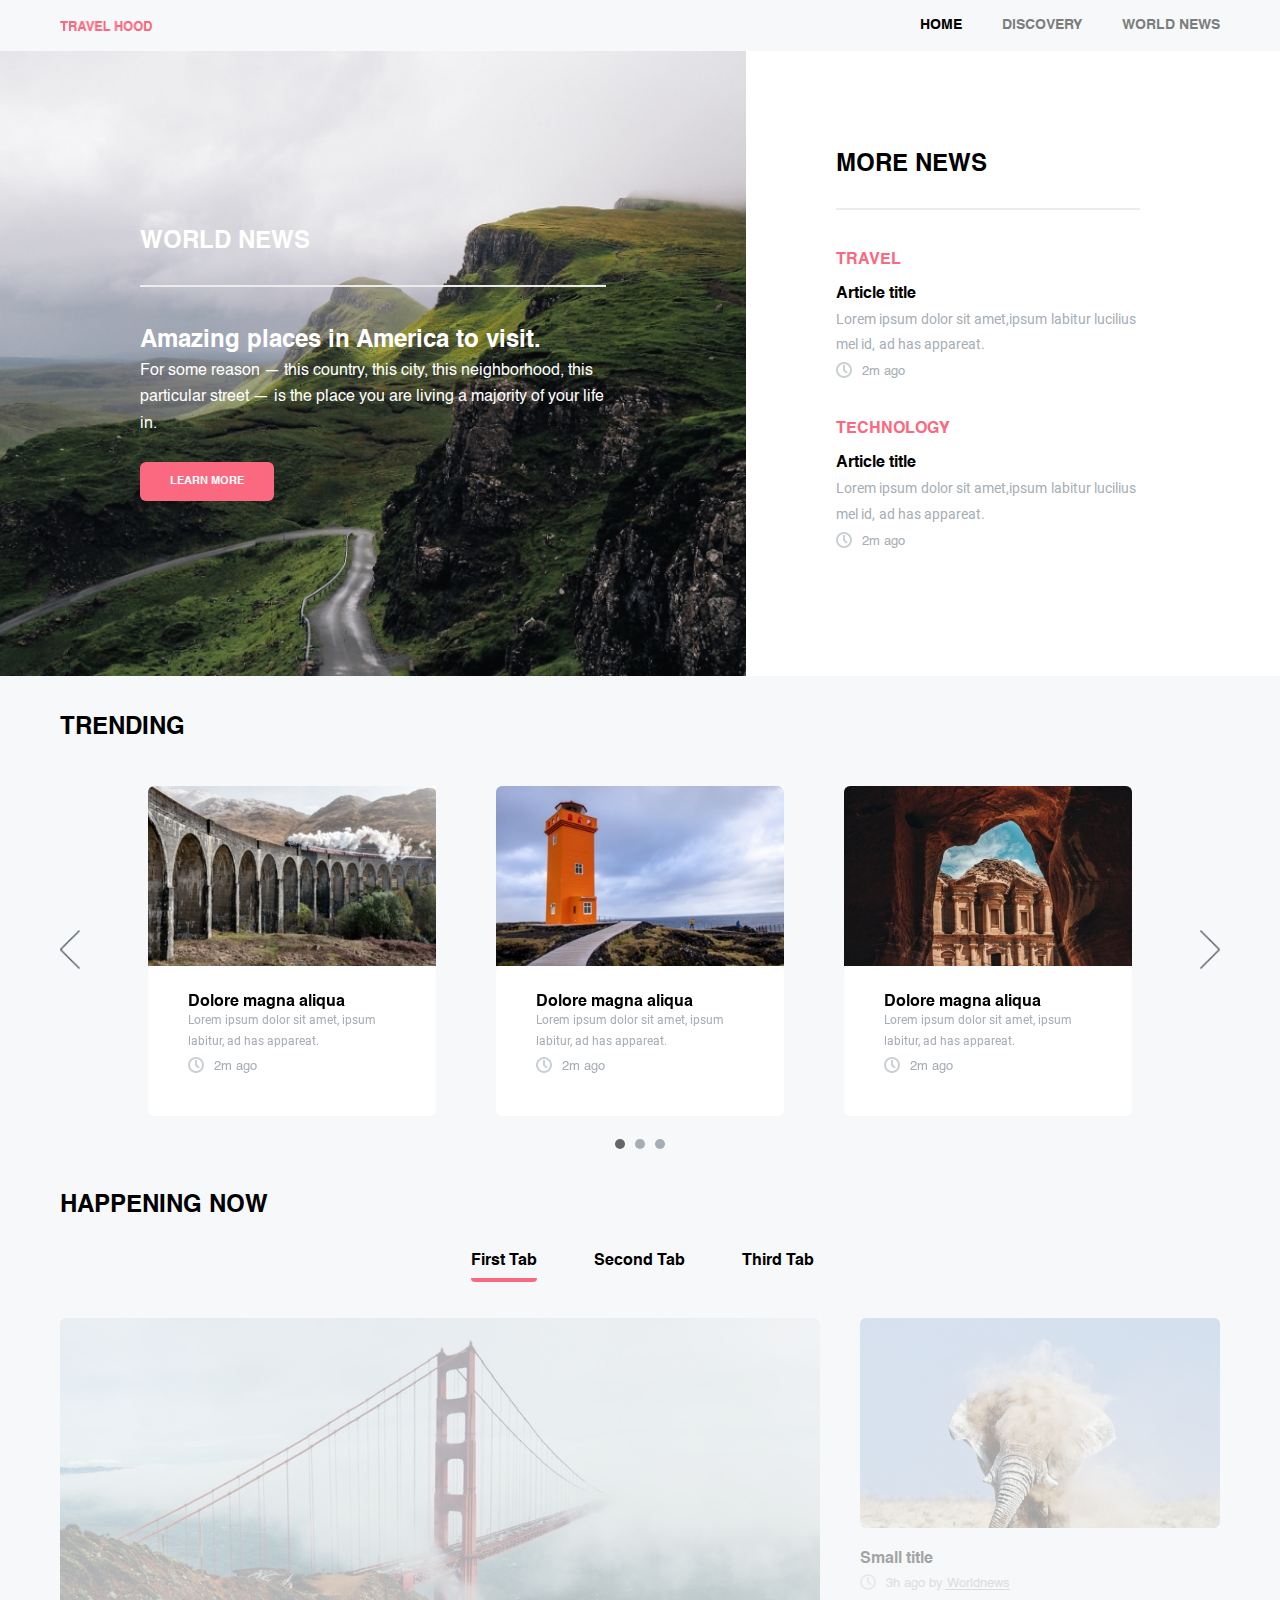
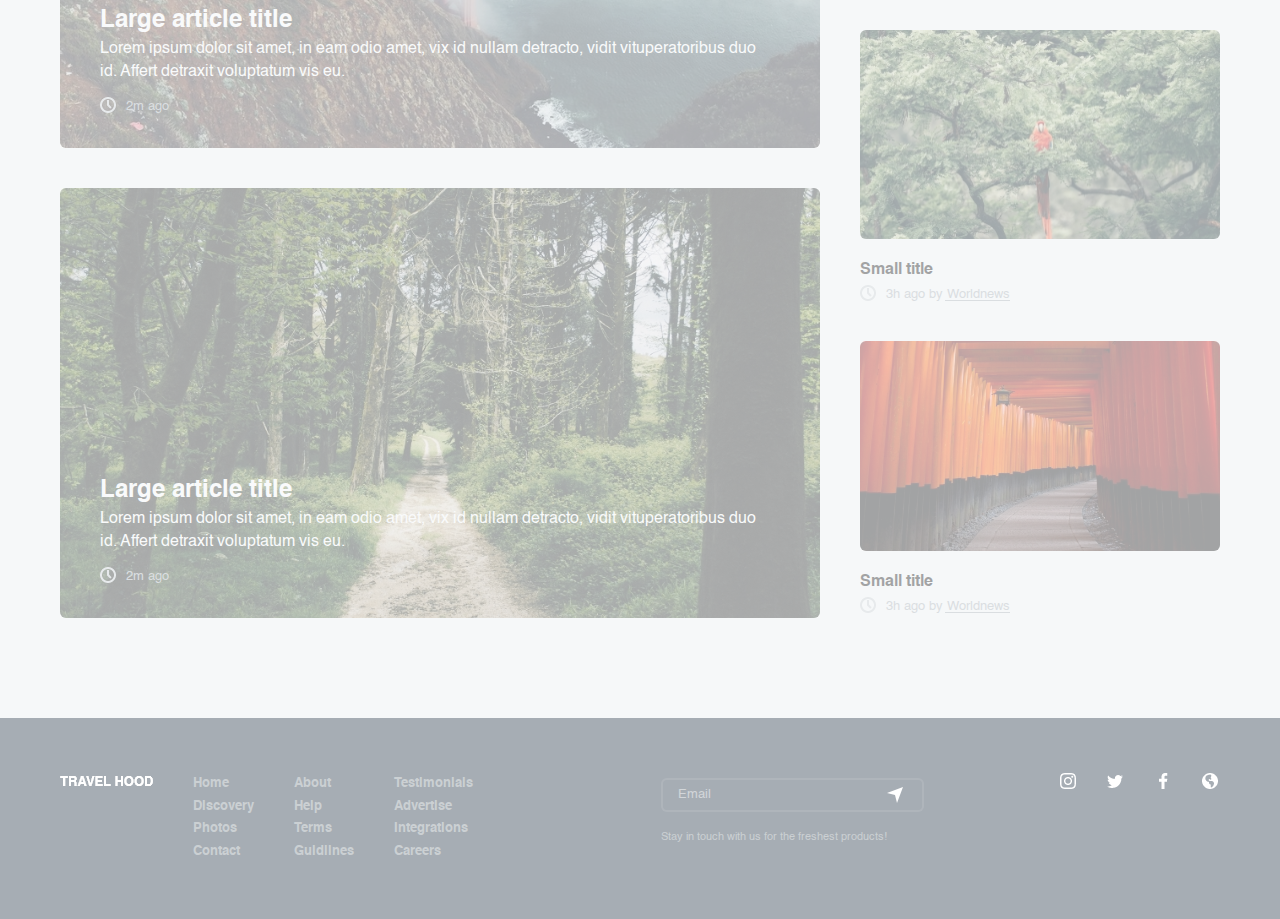
<file: index.html>
<!DOCTYPE html>
<html lang="en">

<head>
  <meta charset="UTF-8">
  <meta http-equiv="X-UA-Compatible" content="IE=edge">
  <meta name="viewport" content="width=device-width, initial-scale=1.0">
  <title>Travel Hood</title>
  <link rel="stylesheet" href="css/reset.css">
  <link rel="stylesheet" href="css/slick.css">
  <link rel="stylesheet" href="css/common.css">
  <link rel="stylesheet" href="css/style.css">
</head>

<body>
  <header class="header">
    <div class="l-inner clearfix">
      <h1 class="header-logo"><a href="index.html"><img src="img/common/img_header_logo.png" alt="Travel Hood"></a></h1>
      <div class="menu-toggle">
        <span></span>
        <span></span>
        <span></span>
      </div>
      <nav class="nav-blk">
        <ul>
          <li><a href="index.html" class="active">HOME</a></li>
          <li><a href="discovery.html">DISCOVERY</a></li>
          <li><a href="news.html">WORLD NEWS</a></li>
        </ul>
      </nav>
    </div>
  </header><!--/.header-->

  <section class="t-main-sec clearfix">
    <div class="t-left-blk">
      <div class="world-news">
        <h2 class="main-title">WORLD NEWS</h2>
        <h3>Amazing places in America to visit.</h3>
        <p class="main-p">For some reason — this country, this city, this neighborhood, this particular street —  is the place you are living a majority of your life in.</p>
        <a class="common-btn" href="#">LEARN MORE</a>
      </div>
    </div>
    <div class="t-right-blk">
      <div class="more-news">
        <h2 class="main-title">MORE NEWS</h2>
        <div>
          <strong>TRAVEL</strong>
          <h3>Article title</h3>
          <p class="article-p">Lorem ipsum dolor sit amet,ipsum labitur lucilius mel id, ad has appareat.</p>
          <p class="common-time">2m ago</p>
        </div>
        <div class="second-div">
          <strong>TECHNOLOGY</strong>
          <h3>Article title</h3>
          <p class="article-p">Lorem ipsum dolor sit amet,ipsum labitur lucilius mel id, ad has appareat.</p>
          <span class="common-time">2m ago</span>
        </div>
      </div>
    </div>
  </section><!--/.t-main-sec-->

  <section class="trending-sec">
    <div class="l-inner">
      <h2 class="common-title">TRENDING</h2>
      <ul class="trend-slider">
        <li class="image-list">
          <img class="pc" src="img/top/img_slider_01_pc.jpg" alt="Dolore magna aliqua">
          <img class="sp" src="img/top/img_slider_01_sp.jpg" alt="Dolore magna aliqua">
          <div class="dolore-txt-blk">
            <h3>Dolore magna aliqua</h3>
            <p>Lorem ipsum dolor sit amet, ipsum labitur, ad has appareat.</p>
            <span class="common-time">2m ago</span>
          </div>
        </li>
        <li class="image-list">
          <img class="pc" src="img/top/img_slider_02_pc.jpg" alt="Dolore magna aliqua">
          <img class="sp" src="img/top/img_slider_02_sp.jpg" alt="Dolore magna aliqua">
          <div class="dolore-txt-blk">
            <h3>Dolore magna aliqua</h3>
            <p>Lorem ipsum dolor sit amet, ipsum labitur, ad has appareat.</p>
            <span class="common-time">2m ago</span>
          </div>
        </li>
        <li class="image-list">
          <img class="pc" src="img/top/img_slider_03_pc.jpg" alt="Dolore magna aliqua">
          <img class="sp" src="img/top/img_slider_03_sp.jpg" alt="Dolore magna aliqua">
          <div class="dolore-txt-blk">
            <h3>Dolore magna aliqua</h3>
            <p>Lorem ipsum dolor sit amet, ipsum labitur, ad has appareat.</p>
            <span class="common-time">2m ago</span>
          </div>
        </li>
        <li class="image-list">
          <img class="pc" src="img/top/img_slider_01_pc.jpg" alt="Dolore magna aliqua">
          <img class="sp" src="img/top/img_slider_01_sp.jpg" alt="Dolore magna aliqua">
          <div class="dolore-txt-blk">
            <h3>Dolore magna aliqua</h3>
            <p>Lorem ipsum dolor sit amet, ipsum labitur, ad has appareat.</p>
            <span class="common-time">2m ago</span>
          </div>
        </li>
        <li class="image-list">
          <img class="pc" src="img/top/img_slider_02_pc.jpg" alt="Dolore magna aliqua">
          <img class="sp" src="img/top/img_slider_02_sp.jpg" alt="Dolore magna aliqua">
          <div class="dolore-txt-blk">
            <h3>Dolore magna aliqua</h3>
            <p>Lorem ipsum dolor sit amet, ipsum labitur, ad has appareat.</p>
            <span class="common-time">2m ago</span>
          </div>
        </li>
        <li class="image-list">
          <img class="pc" src="img/top/img_slider_03_pc.jpg" alt="Dolore magna aliqua">
          <img class="sp" src="img/top/img_slider_03_sp.jpg" alt="Dolore magna aliqua">
          <div class="dolore-txt-blk">
            <h3>Dolore magna aliqua</h3>
            <p>Lorem ipsum dolor sit amet, ipsum labitur, ad has appareat.</p>
            <span class="common-time">2m ago</span>
          </div>
        </li>
        <li class="image-list">
          <img class="pc" src="img/top/img_slider_01_pc.jpg" alt="Dolore magna aliqua">
          <img class="sp" src="img/top/img_slider_01_sp.jpg" alt="Dolore magna aliqua">
          <div class="dolore-txt-blk">
            <h3>Dolore magna aliqua</h3>
            <p>Lorem ipsum dolor sit amet, ipsum labitur, ad has appareat.</p>
            <span class="common-time">2m ago</span>
          </div>
        </li>
        <li class="image-list">
          <img class="pc" src="img/top/img_slider_02_pc.jpg" alt="Dolore magna aliqua">
          <img class="sp" src="img/top/img_slider_02_sp.jpg" alt="Dolore magna aliqua">
          <div class="dolore-txt-blk">
            <h3>Dolore magna aliqua</h3>
            <p>Lorem ipsum dolor sit amet, ipsum labitur, ad has appareat.</p>
            <span class="common-time">2m ago</span>
          </div>
        </li>
        <li class="image-list">
          <img class="pc" src="img/top/img_slider_03_pc.jpg" alt="Dolore magna aliqua">
          <img class="sp" src="img/top/img_slider_03_sp.jpg" alt="Dolore magna aliqua">
          <div class="dolore-txt-blk">
            <h3>Dolore magna aliqua</h3>
            <p>Lorem ipsum dolor sit amet, ipsum labitur, ad has appareat.</p>
            <span class="common-time">2m ago</span>
          </div>
        </li>
      </ul>
    </div>
  </section><!--/.trending-sec -->

  <section class="t-tab-section">
    <div class="l-inner">
      <h2 class="common-title">HAPPENING NOW</h2>
      <ul class="tabs-list clearfix">
        <li><a href="#first-tab" class="active">First Tab</a></li>
        <li><a href="#second-tab">Second Tab</a></li>
        <li><a href="#third-tab">Third Tab</a></li>
      </ul>
      <div class="tab-container">
        <div class="tab-pannel clearfix" id="first-tab">
          <article class="tab-left-blk">
            <div class="tab-left-img">
              <img class="pc" src="img/top/img_tab1_01_pc.jpg" alt="Large article title">
              <img class="sp" src="img/top/img_tab1_01_sp.jpg" alt="Large article title">
              <div class="tab-left-text">
                <h3>Large article title</h3>
                <p>Lorem ipsum dolor sit amet, in eam odio amet, vix id nullam <br class="sp"> detracto, vidit vituperatoribus duo id. Affert detraxit voluptatum vis eu.</p>
                <span class="common-time">2m ago</span>
              </div>
            </div>
            <div class="tab-left-img">
              <img class="pc" src="img/top/img_tab1_02_pc.jpg" alt="Large article title">
              <img class="sp" src="img/top/img_tab1_02_sp.jpg" alt="Large article title">
              <div class="tab-left-text">
                <h3>Large article title</h3>
                <p>Lorem ipsum dolor sit amet, in eam odio amet, vix id nullam <br class="sp"> detracto, vidit vituperatoribus duo id. Affert detraxit voluptatum vis eu.</p>
                <span class="common-time">2m ago</span>
              </div>
            </div>
          </article>
          <article class="tab-right-blk">
            <div class="tab-rblk-list">
              <img class="pc" src="img/top/img_tab1_03_pc.jpg" alt="Small title">
              <img class="sp" src="img/top/img_tab1_03_sp.jpg" alt="Small title">
              <div>
                <h4>Small title</h4>
                <span class="common-time">3h ago by Worldnews</span>
              </div>
            </div>
            <div class="tab-rblk-list">
              <img class="pc" src="img/top/img_tab1_04_pc.jpg" alt="Small title">
              <img class="sp" src="img/top/img_tab1_04_sp.jpg" alt="Small title">
              <div>
                <h4>Small title</h4>
                <span class="common-time">3h ago by Worldnews</span>
              </div>
            </div>
            <div class="tab-rblk-list">
              <img class="pc" src="img/top/img_tab1_05_pc.jpg" alt="Small title">
              <img class="sp" src="img/top/img_tab1_05_sp.jpg" alt="Small title">
              <div>
                <h4>Small title</h4>
                <span class="common-time">3h ago by Worldnews</span>
              </div>
            </div>
          </article>
        </div>

        <div class="tab-pannel clearfix" id="second-tab">
          <article class="tab-left-blk">
            <div class="tab-left-img">
              <img class="pc" src="img/top/img_tab2_01_pc.jpg" alt="Large article title">
              <img class="sp" src="img/top/img_tab2_01_sp.jpg" alt="Large article title">
              <div class="tab-left-text">
                <h3>Large article title</h3>
                <p>Lorem ipsum dolor sit amet, in eam odio amet, vix id nullam detracto, vidit vituperatoribus duo id. Affert detraxit voluptatum vis eu.</p>
                <span class="common-time">2m ago</span>
              </div>
            </div>
            <div class="tab-left-img">
              <img class="pc" src="img/top/img_tab2_02_pc.jpg" alt="Large article title">
              <img class="sp" src="img/top/img_tab2_02_sp.jpg" alt="Large article title">
              <div class="tab-left-text">
                <h3>Large article title</h3>
                <p>Lorem ipsum dolor sit amet, in eam odio amet, vix id nullam detracto, vidit vituperatoribus duo id. Affert detraxit voluptatum vis eu.</p>
                <span class="common-time">2m ago</span>
              </div>
            </div>
          </article>
          <article class="tab-right-blk">
            <div class="tab-rblk-list">
              <img class="pc" src="img/top/img_tab2_03_pc.jpg" alt="Small title">
              <img class="sp" src="img/top/img_tab2_03_sp.jpg" alt="Small title">
              <div>
                <h4>Small title</h4>
                <span class="common-time">3h ago by Worldnews</span>
              </div>
            </div>
            <div class="tab-rblk-list">
              <img class="pc" src="img/top/img_tab2_04_pc.jpg" alt="Small title">
              <img class="sp" src="img/top/img_tab2_04_sp.jpg" alt="Small title">
              <div>
                <h4>Small title</h4>
                <span class="common-time">3h ago by Worldnews</span>
              </div>
            </div>
            <div class="tab-rblk-list">
              <img class="pc" src="img/top/img_tab2_05_pc.jpg" alt="Small title">
              <img class="sp" src="img/top/img_tab2_05_sp.jpg" alt="Small title">
              <div>
                <h4>Small title</h4>
                <span class="common-time">3h ago by Worldnews</span>
              </div>
            </div>
          </article>
        </div>

        <div class="tab-pannel clearfix" id="third-tab">
          <article class="tab-left-blk">
            <div class="tab-left-img">
              <img class="pc" src="img/top/img_tab3_01_pc.jpg" alt="Large article title">
              <img class="sp" src="img/top/img_tab3_01_sp.jpg" alt="Large article title">
              <div class="tab-left-text">
                <h3>Large article title</h3>
                <p>Lorem ipsum dolor sit amet, in eam odio amet, vix id nullam detracto, vidit vituperatoribus duo id. Affert detraxit voluptatum vis eu.</p>
                <span class="common-time">2m ago</span>
              </div>
            </div>
            <div class="tab-left-img">
              <img class="pc" src="img/top/img_tab3_02_pc.jpg" alt="Large article title">
              <img class="sp" src="img/top/img_tab3_02_sp.jpg" alt="Large article title">
              <div class="tab-left-text">
                <h3>Large article title</h3>
                <p>Lorem ipsum dolor sit amet, in eam odio amet, vix id nullam detracto, vidit vituperatoribus duo id. Affert detraxit voluptatum vis eu.</p>
                <span class="common-time">2m ago</span>
              </div>
            </div>
          </article>
          <article class="tab-right-blk">
            <div class="tab-rblk-list">
              <img class="pc" src="img/top/img_tab3_03_pc.jpg" alt="Small title">
              <img class="sp" src="img/top/img_tab3_03_sp.jpg" alt="Small title">
              <div>
                <h4>Small title</h4>
                <span class="common-time">3h ago by Worldnews</span>
              </div>
            </div>
            <div class="tab-rblk-list">
              <img class="pc" src="img/top/img_tab3_04_pc.jpg" alt="Small title">
              <img class="sp" src="img/top/img_tab3_04_sp.jpg" alt="Small title">
              <div>
                <h4>Small title</h4>
                <span class="common-time">3h ago by Worldnews</span>
              </div>
            </div>
            <div class="tab-rblk-list">
              <img class="pc" src="img/top/img_tab3_05_pc.jpg" alt="Small title">
              <img class="sp" src="img/top/img_tab3_05_sp.jpg" alt="Small title">
              <div>
                <h4>Small title</h4>
                <span class="common-time">3h ago by Worldnews</span>
              </div>
            </div>
          </article>
        </div>
      </div>
    </div>
  </section><!--/.t-tab-slider-->
  <footer class="footer">
    <div class="l-inner clearfix">
      <div class="footer-logo">
        <h5><a href="index.html"><img src="img/common/img_footer_logo.png" alt="TRAVEL HOOD"></a></h5>
      </div>
      <div class="footer-nav">
        <div class="clearfix">
          <ul class="footer-txt-list">
            <li><a href="index.html">Home</a></li>
            <li><a href="discovery.html">Discovery</a></li>
            <li><a href="#">Photos</a></li>
            <li><a href="#">Contact</a></li>
          </ul>
          <ul class="footer-txt-list">
            <li><a href="#">About</a></li>
            <li><a href="#">Help</a></li>
            <li> <a href="#">Terms</a></li>
            <li> <a href="#">Guidlines</a></li>
          </ul>
          <ul class="footer-txt-list">
            <li><a href="#">Testimonials</a></li>
            <li><a href="#">Advertise</a></li>
            <li><a href="#">Integrations</a></li>
            <li><a href="#">Careers</a></li>
          </ul>
        </div>
      </div>
      <div class="footer-input">
        <form class="form">
          <input type="email" placeholder="Email">
        </form>
        <p>Stay in touch with us for the freshest products!</p>
      </div>
      <div class="footer-social">
        <ul class="clearfix">
          <li><a href="#"><img src="img/common/img_instagram.png" alt="Instagram"></a></li>
          <li><a href="#"> <img src="img/common/img_twitter.png" alt="twitter"></a></li>
          <li><a href="#"> <img src="img/common/img_facebook.png" alt="Facebook"></a></li>
          <li><a href="#"> <img src="img/common/img_web_img.png" alt="Web"></a></li>
        </ul>
      </div>
    </div>
  </footer><!--/.footer-->
  <script src="js/library/jquery-3.6.3.min.js"></script>
  <script src="js/library/slick.min.js"></script>
  <script src="js/common.js"></script>
  <script src="js/slick.js"></script>
  <script src="js/tab.js"></script>
</body>

</html>
</file>
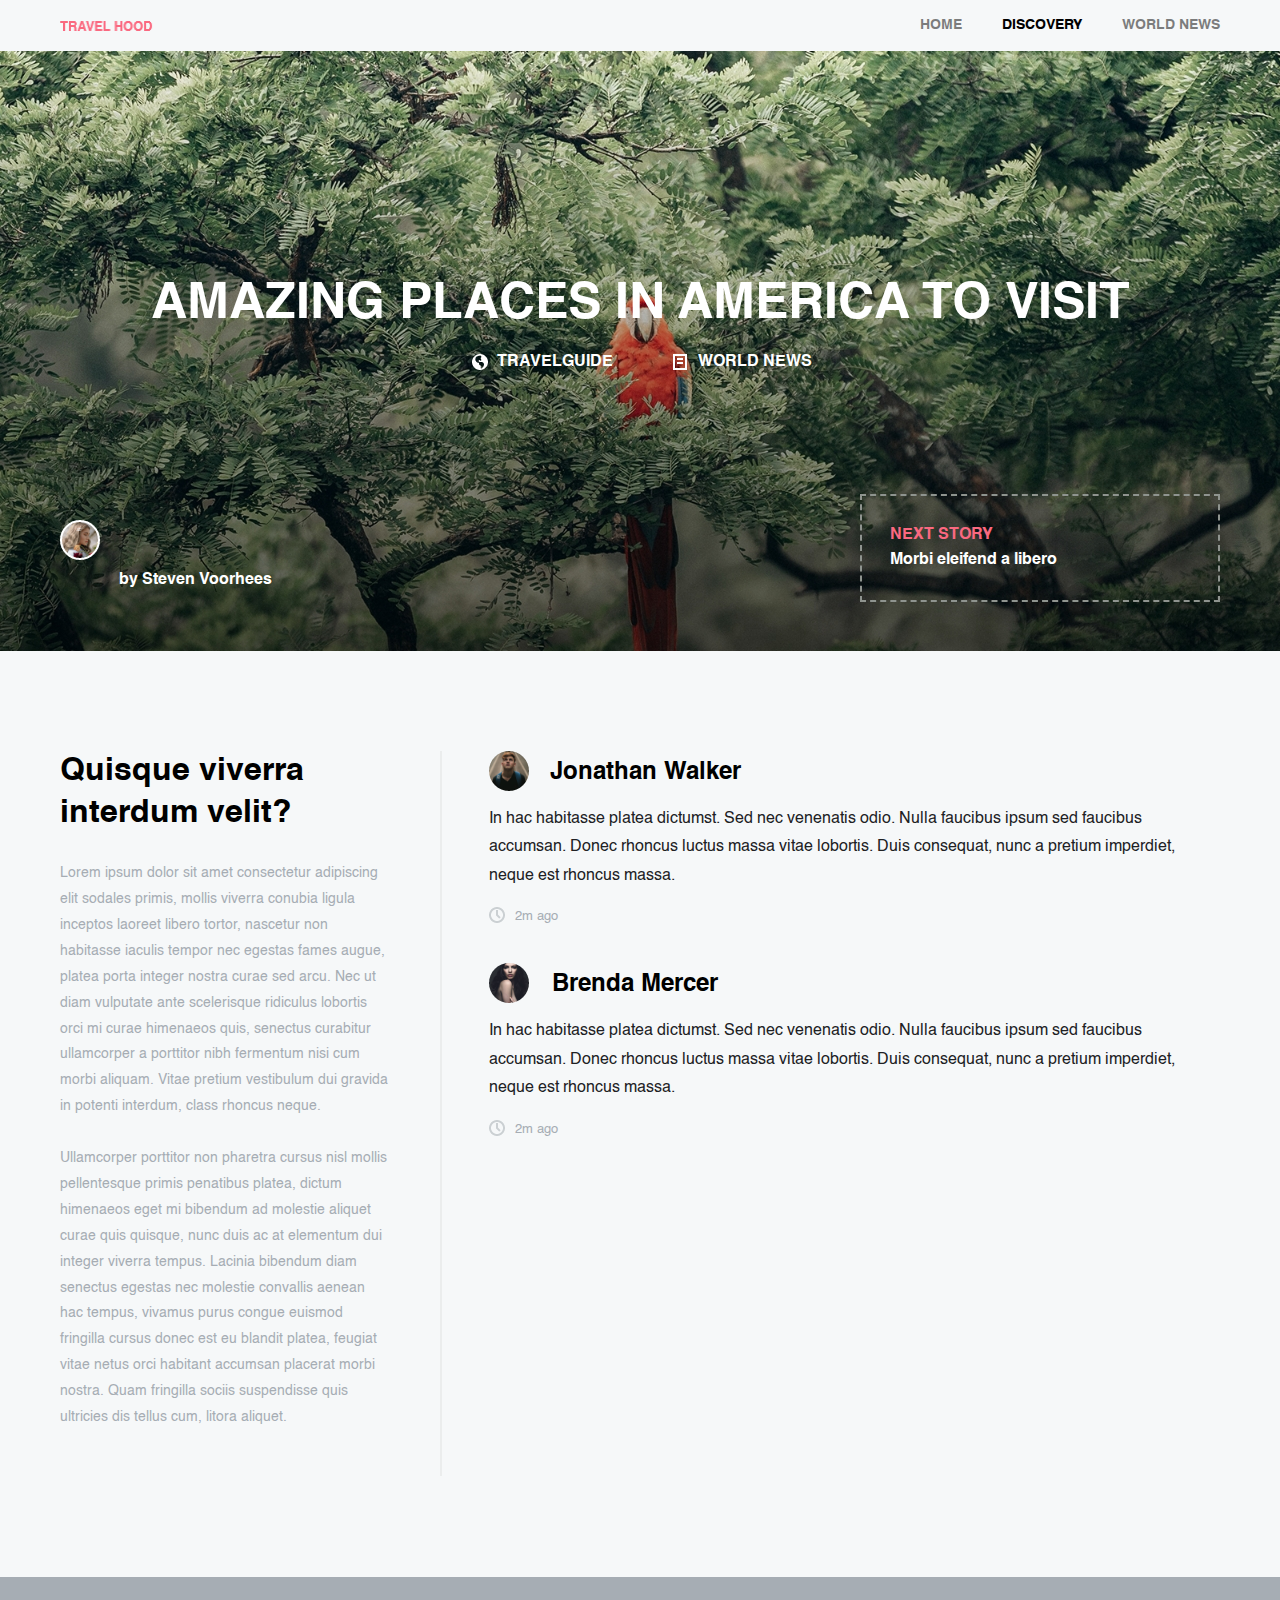
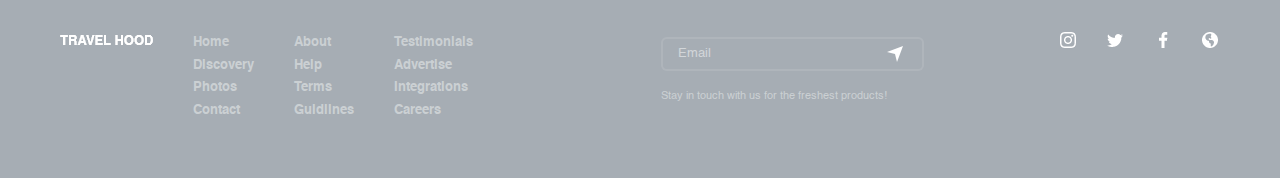
<file: discovery.html>
<!DOCTYPE html>
<html lang="en">

<head>
  <meta charset="UTF-8">
  <meta http-equiv="X-UA-Compatible" content="IE=edge">
  <meta name="viewport" content="width=device-width, initial-scale=1.0">
  <title>Travel Hood</title>
  <link rel="stylesheet" href="css/reset.css">
  <link rel="stylesheet" href="css/common.css">
  <link rel="stylesheet" href="css/style.css">
</head>

<body>
  <header class="header">
    <div class="l-inner clearfix">
      <h1 class="header-logo"><a href="index.html"><img src="img/common/img_header_logo.png" alt="Travel Hood"></a></h1>
      <div class="menu-toggle">
        <span></span>
        <span></span>
        <span></span>
      </div>
      <nav class="nav-blk">
        <ul>
          <li><a href="index.html">HOME</a></li>
          <li><a href="discovery.html" class="active">DISCOVERY</a></li>
          <li><a href="news.html">WORLD NEWS</a></li>
        </ul>
      </nav>
    </div>
  </header><!--/.header-->

  <section class="d-main-sec">
    <div class="d-main l-inner">
      <h2>AMAZING PLACES IN AMERICA TO VISIT</h2>
      <ul class="clearfix">
        <li><a class="web-text" href="#">TRAVELGUIDE</a></li>
        <li><a class="news-text" href="news.html">WORLD NEWS</a></li>
      </ul>
      <div class="steven-blk clearfix">
        <img class="user-img-blk pc" src="img/discovery/img_steven_pc.png" alt="by Steven Voorhees">
        <img class="user-img-blk sp" src="img/discovery/img_steven_sp.png" alt="by Steven Voorhees">
        <p class="user-txt-blk">by Steven Voorhees</p>
      </div>
      <div class="next-story-blk">
        <h3>NEXT STORY</h3>
        <p>Morbi eleifend a libero</p>
      </div>
    </div>
  </section>

  <section class="d-content-section">
    <div class="l-inner clearfix">
      <div class="d-left-blk">
        <h2 class="common-title">Quisque viverra interdum velit?</h2>
        <p>Lorem ipsum dolor sit amet consectetur adipiscing elit sodales primis, mollis viverra conubia ligula inceptos laoreet libero tortor, nascetur non habitasse iaculis tempor nec egestas fames augue, platea porta integer nostra curae sed arcu. Nec ut diam vulputate ante scelerisque ridiculus lobortis orci mi curae himenaeos quis, senectus curabitur ullamcorper a porttitor nibh fermentum nisi cum morbi aliquam. Vitae pretium vestibulum dui gravida in potenti interdum, class rhoncus neque.</p>
        <p>Ullamcorper porttitor non pharetra cursus nisl mollis pellentesque primis penatibus platea, dictum himenaeos eget mi bibendum ad molestie aliquet curae quis quisque, nunc duis ac at elementum dui integer viverra tempus. Lacinia bibendum diam senectus egestas nec molestie convallis aenean hac tempus, vivamus purus congue euismod fringilla cursus donec est eu blandit platea, feugiat vitae netus orci habitant accumsan placerat morbi nostra. Quam fringilla sociis suspendisse quis ultricies dis tellus cum, litora aliquet.</p>
      </div>
      <div class="d-right-blk">
        <article>
          <h3 class="jonathan-blk clearfix">
            <img class="user-img-blk pc" src="img/discovery/img_jonathan_pc.png" alt="Jonathan Walker">
            <img class="user-img-blk sp" src="img/discovery/img_jonathan_sp.png" alt="Jonathan Walker">
            <span class="user-txt-blk">Jonathan Walker</span>
          </h3>
          <p class="p-text">In hac habitasse platea dictumst. Sed nec venenatis odio. Nulla faucibus ipsum sed faucibus accumsan. Donec rhoncus luctus massa vitae lobortis. Duis consequat, nunc a pretium imperdiet, neque est rhoncus massa.</p>
          <span class="common-time">2m ago</span>
        </article>
        <article>
          <h3 class="brenda-blk clearfix">
            <img class="user-img-blk pc" src="img/discovery/img_brenda_pc.png" alt="Brenda Mercer">
            <img class="user-img-blk sp" src="img/discovery/img_brenda_sp.png" alt="Brenda Mercer">
            <span class="user-txt-blk">Brenda Mercer</span>
          </h3>
          <p class="p-text">In hac habitasse platea dictumst. Sed nec venenatis odio. Nulla faucibus ipsum sed faucibus accumsan. Donec rhoncus luctus massa vitae lobortis. Duis consequat, nunc a pretium imperdiet, neque est rhoncus massa.</p>
          <span class="common-time">2m ago</span>
        </article>
        <iframe src="https://www.youtube.com/embed/BQ9n5Y_LzQ8" title="YouTube video player"></iframe>
      </div>
    </div>
  </section>

  <footer class="footer">
    <div class="l-inner clearfix">
      <div class="footer-logo">
        <h5><a href="index.html"><img src="img/common/img_footer_logo.png" alt="TRAVEL HOOD"></a></h5>
      </div>
      <div class="footer-nav">
        <div class="clearfix">
          <ul class="footer-txt-list">
            <li><a href="index.html">Home</a></li>
            <li><a href="discovery.html">Discovery</a></li>
            <li><a href="#">Photos</a></li>
            <li><a href="#">Contact</a></li>
          </ul>
          <ul class="footer-txt-list">
            <li><a href="#">About</a></li>
            <li><a href="#">Help</a></li>
            <li> <a href="#">Terms</a></li>
            <li> <a href="#">Guidlines</a></li>
          </ul>
          <ul class="footer-txt-list">
            <li><a href="#">Testimonials</a></li>
            <li><a href="#">Advertise</a></li>
            <li><a href="#">Integrations</a></li>
            <li><a href="#">Careers</a></li>
          </ul>
        </div>
      </div>
      <div class="footer-input">
        <form class="form">
          <input type="email" placeholder="Email">
        </form>
        <p>Stay in touch with us for the freshest products!</p>
      </div>
      <div class="footer-social">
        <ul class="clearfix">
          <li><a href="#"><img src="img/common/img_instagram.png" alt="Instagram"></a></li>
          <li><a href="#"> <img src="img/common/img_twitter.png" alt="twitter"></a></li>
          <li><a href="#"> <img src="img/common/img_facebook.png" alt="Facebook"></a></li>
          <li><a href="#"> <img src="img/common/img_web_img.png" alt="Web"></a></li>
        </ul>
      </div>
    </div>
  </footer><!--/.footer-->
  <script src="js/library/jquery-3.6.3.min.js"></script>
  <script src="js/common.js"></script>
</body>

</html>
</file>
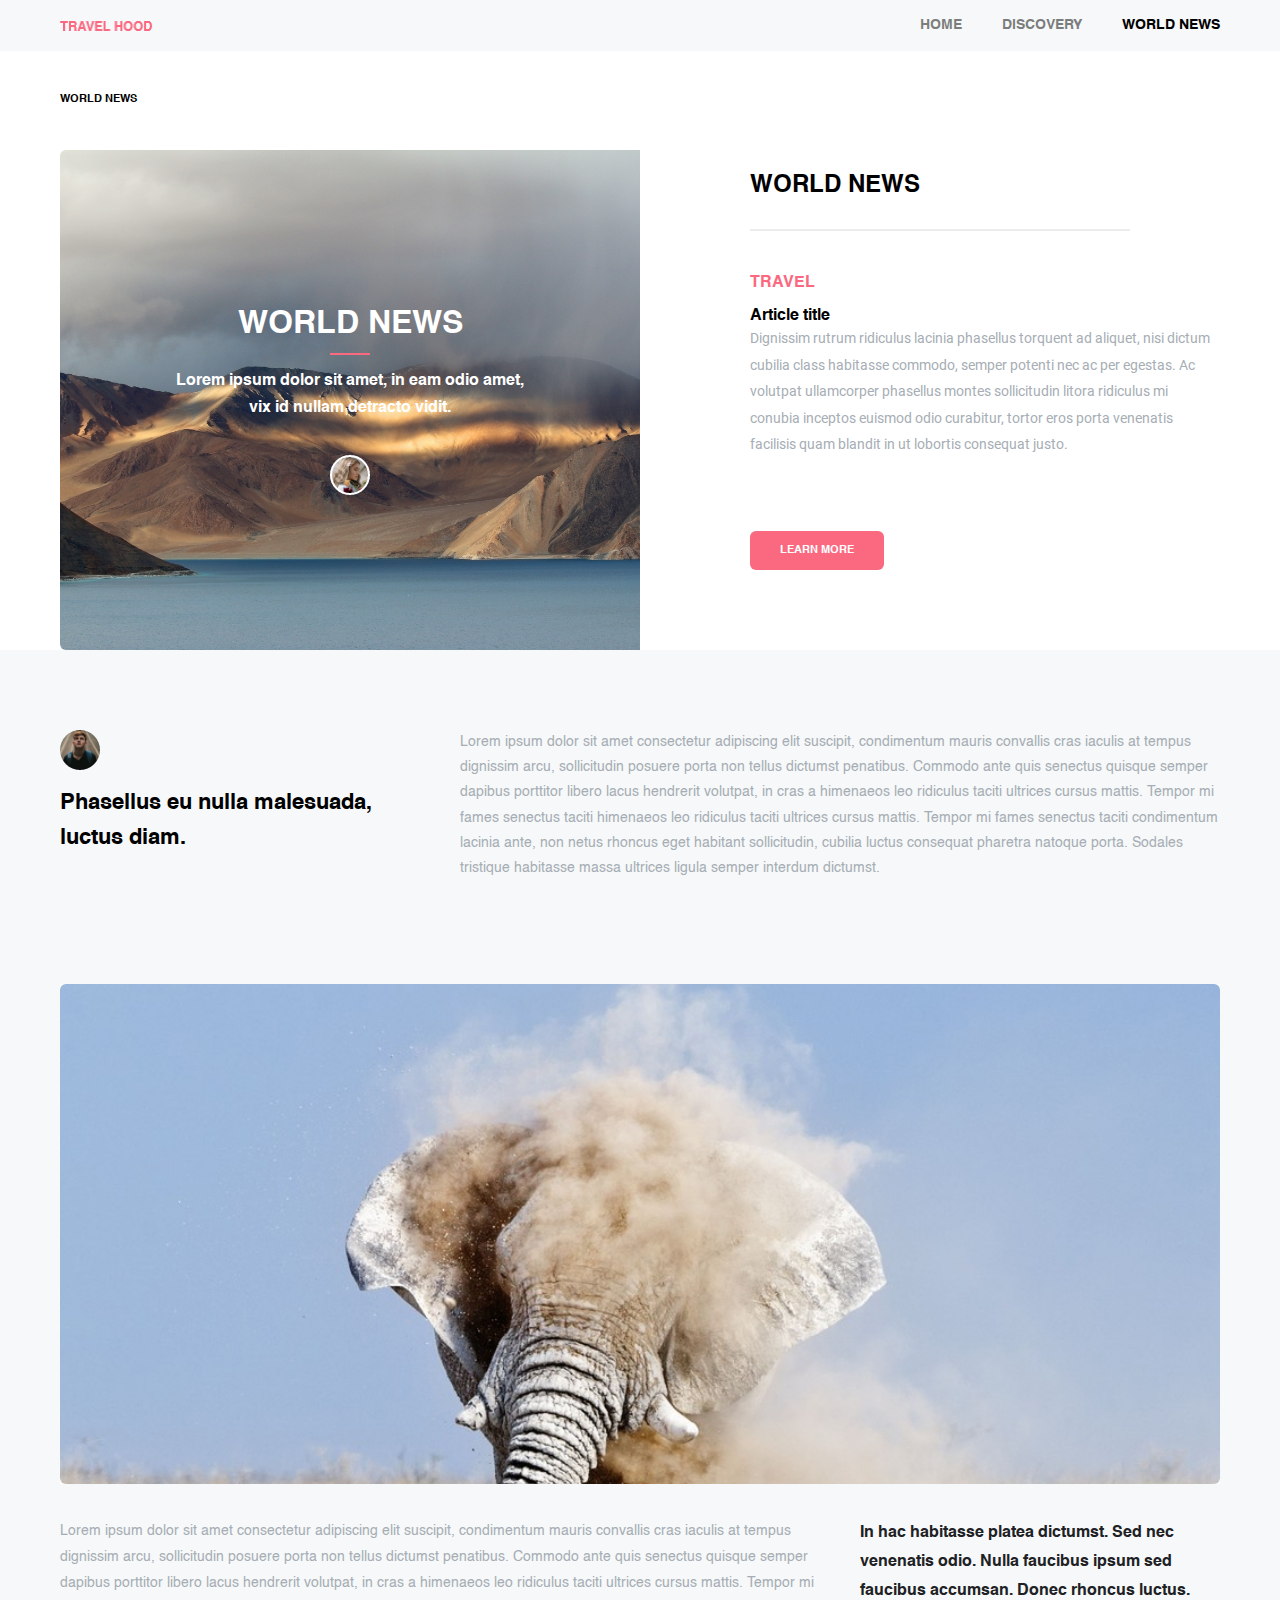
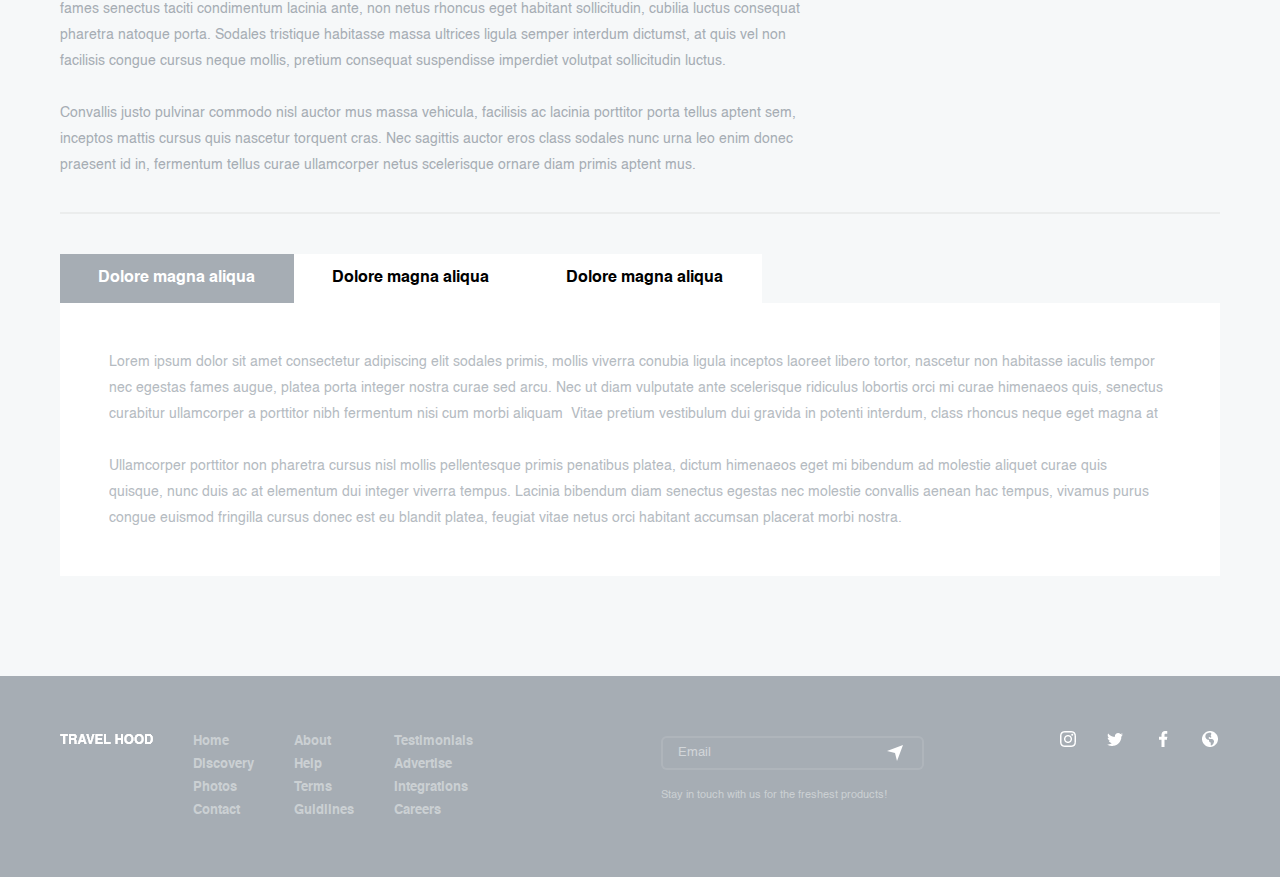
<file: news.html>
<!DOCTYPE html>
<html lang="en">

<head>
  <meta charset="UTF-8">
  <meta http-equiv="X-UA-Compatible" content="IE=edge">
  <meta name="viewport" content="width=device-width, initial-scale=1.0">
  <title>Travel Hood</title>
  <link rel="stylesheet" href="css/reset.css">
  <link rel="stylesheet" href="css/common.css">
  <link rel="stylesheet" href="css/style.css">
</head>

<body>
  <header class="header">
    <div class="l-inner clearfix">
      <h1 class="header-logo"><a href="index.html"><img src="img/common/img_header_logo.png" alt="Travel Hood"></a></h1>
      <div class="menu-toggle">
        <span></span>
        <span></span>
        <span></span>
      </div>
      <nav class="nav-blk">
        <ul>
          <li><a href="index.html">HOME</a></li>
          <li><a href="discovery.html">DISCOVERY</a></li>
          <li><a href="news.html" class="active">WORLD NEWS</a></li>
        </ul>
      </nav>
    </div>
  </header><!--/.header-->

  <section class="w-main-sec">
    <div class="l-inner clearfix">
      <div class="w-left-blk">
        <h3>WORLD NEWS</h3>
        <div class="w-img-blk">
          <img class="pc" src="img/news/img_main_pg_pc.jpg" alt="WORLD NEWS">
          <img class="sp" src="img/news/img_main_pg_sp.jpg" alt="WORLD NEWS">
          <div class="w-txt-blk">
            <h2>WORLD NEWS</h2>
            <p>Lorem ipsum dolor sit amet, in eam odio amet, vix id nullam detracto vidit.</p>
            <img class="pc" src="img/news/img_main_01_pc.png" alt="World News">
            <img class="sp" src="img/news/img_main_01_sp.png" alt="World News">
          </div>
        </div>
      </div>
      <div class="w-right-blk">
        <h2 class="main-title">WORLD NEWS</h2>
        <strong>TRAVEL</strong>
        <h3>Article title</h3>
        <p>Dignissim rutrum ridiculus lacinia phasellus torquent ad aliquet, nisi dictum cubilia class habitasse commodo, semper potenti nec ac per egestas. Ac volutpat ullamcorper phasellus montes sollicitudin litora ridiculus mi conubia inceptos euismod odio curabitur, tortor eros porta venenatis facilisis quam blandit in ut lobortis consequat justo.</p>
        <a class="common-btn" href="#">LEARN MORE</a>
      </div>
    </div>
  </section><!--/.w-main-sec-->

  <section class="w-content-sec">
    <div class="l-inner">
      <div class="w-first-row clearfix">
        <div class="first-txt-lblk">
          <img class="pc" src="img/news/img_content01_pc.png" alt="Phasellus eu nulla malesuada, luctus diam.">
          <img class="sp" src="img/news/img_content01_sp.png" alt="Phasellus eu nulla malesuada, luctus diam.">
          <h2>Phasellus eu nulla malesuada, luctus diam.</h2>
        </div>
        <p class="first-txt-rblk">Lorem ipsum dolor sit amet consectetur adipiscing elit suscipit, condimentum mauris convallis cras iaculis at tempus dignissim arcu, sollicitudin posuere porta non tellus dictumst penatibus. Commodo ante quis senectus quisque semper dapibus porttitor libero lacus hendrerit volutpat, in cras a himenaeos leo ridiculus taciti ultrices cursus mattis. Tempor mi fames senectus taciti himenaeos leo ridiculus taciti ultrices cursus mattis. Tempor mi fames senectus taciti condimentum lacinia ante, non netus rhoncus eget habitant sollicitudin, cubilia luctus consequat pharetra natoque porta. Sodales tristique habitasse massa ultrices ligula semper interdum dictumst.</p>
      </div>
      <div class="w-second-row">
        <img class="pc" src="img/news/img_content02_pc.jpg" alt="world news content">
        <img class="sp" src="img/news/img_content02_sp.jpg" alt="world news content">
      </div>
      <div class="w-third-row">
        <div class="third-first-blk clearfix">
          <div class="third-txt-lblk">
            <p>Lorem ipsum dolor sit amet consectetur adipiscing elit suscipit, condimentum mauris convallis cras iaculis at tempus dignissim arcu, sollicitudin posuere porta non tellus dictumst penatibus. Commodo ante quis senectus quisque semper dapibus porttitor libero lacus hendrerit volutpat, in cras a himenaeos leo ridiculus taciti ultrices cursus mattis. Tempor mi fames senectus taciti condimentum lacinia ante, non netus rhoncus eget habitant sollicitudin, cubilia luctus consequat pharetra natoque porta. Sodales tristique habitasse massa ultrices ligula semper interdum dictumst, at quis vel non facilisis congue cursus neque mollis, pretium consequat suspendisse imperdiet volutpat sollicitudin luctus.</p>
            <p>Convallis justo pulvinar commodo nisl auctor mus massa vehicula, facilisis ac lacinia porttitor porta tellus aptent sem, inceptos mattis cursus quis nascetur torquent cras. Nec sagittis auctor eros class sodales nunc urna leo enim donec praesent id in, fermentum tellus curae ullamcorper netus scelerisque ornare diam primis aptent mus.</p>
          </div>
          <p class="third-txt-rblk">In hac habitasse platea dictumst. Sed nec venenatis odio. Nulla faucibus ipsum sed faucibus accumsan. Donec rhoncus luctus.</p>
        </div>
        <div class="third-second-blk clearfix">
          <ul class="new-tabs clearfix">
            <li><a class="active" href="#w-panel1">Dolore magna aliqua</a></li>
            <li><a href="#w-panel2">Dolore magna aliqua</a></li>
            <li><a href="#w-panel3">Dolore magna aliqua</a></li>
          </ul>
          <div class="news-container">
            <div class="w-panel" id="w-panel1">
              <p>Lorem ipsum dolor sit amet consectetur adipiscing elit sodales primis, mollis viverra conubia ligula inceptos laoreet libero tortor, nascetur non habitasse iaculis tempor nec egestas fames augue, platea porta integer nostra curae sed arcu. Nec ut diam vulputate ante scelerisque ridiculus lobortis orci mi curae himenaeos quis, senectus curabitur ullamcorper a porttitor nibh fermentum nisi cum morbi aliquam &nbsp;Vitae pretium vestibulum dui gravida in potenti interdum, class rhoncus neque eget magna at</p>
              <p>Ullamcorper porttitor non pharetra cursus nisl mollis pellentesque primis penatibus platea, dictum himenaeos eget mi bibendum ad molestie aliquet curae quis quisque, nunc duis ac at elementum dui integer viverra tempus. Lacinia bibendum diam senectus egestas nec molestie convallis aenean hac tempus, vivamus purus congue euismod fringilla cursus donec est eu blandit platea, feugiat vitae netus orci habitant accumsan placerat morbi nostra.</p>
            </div>
            <div class="w-panel" id="w-panel2">
              <p>Lorem ipsum dolor sit amet consectetur adipiscing elit sodales primis, mollis viverra conubia ligula inceptos laoreet libero tortor, nascetur non habitasse iaculis tempor nec egestas fames augue, platea porta integer nostra curae sed arcu. Nec ut diam vulputate ante scelerisque ridiculus lobortis orci mi curae himenaeos quis, senectus curabitur ullamcorper a porttitor nibh fermentum nisi cum morbi aliquam Vitae pretium vestibulum dui gravida in potenti interdum, class rhoncus neque eget magna at</p>
              <p>Ullamcorper porttitor non pharetra cursus nisl mollis pellentesque primis penatibus platea, dictum himenaeos eget mi bibendum ad molestie aliquet curae quis quisque, nunc duis ac at elementum dui integer viverra tempus. Lacinia bibendum diam senectus egestas nec molestie convallis aenean hac tempus, vivamus purus congue euismod fringilla cursus donec est eu blandit platea, feugiat vitae netus orci habitant accumsan placerat morbi nostra.</p>
            </div>
            <div class="w-panel" id="w-panel3">
              <p>Lorem ipsum dolor sit amet consectetur adipiscing elit sodales primis, mollis viverra conubia ligula inceptos laoreet libero tortor, nascetur non habitasse iaculis tempor nec egestas fames augue, platea porta integer nostra curae sed arcu. Nec ut diam vulputate ante scelerisque ridiculus lobortis orci mi curae himenaeos quis, senectus curabitur ullamcorper a porttitor nibh fermentum nisi cum morbi aliquam Vitae pretium vestibulum dui gravida in potenti interdum, class rhoncus neque eget magna at</p>
              <p>Ullamcorper porttitor non pharetra cursus nisl mollis pellentesque primis penatibus platea, dictum himenaeos eget mi bibendum ad molestie aliquet curae quis quisque, nunc duis ac at elementum dui integer viverra tempus. Lacinia bibendum diam senectus egestas nec molestie convallis aenean hac tempus, vivamus purus congue euismod fringilla cursus donec est eu blandit platea, feugiat vitae netus orci habitant accumsan placerat morbi nostra.</p>
            </div>
          </div>
        </div>
      </div>
      <div>

      </div>
    </div>
  </section><!--/.w-content-sec-->

  <footer class="footer">
    <div class="l-inner clearfix">
      <div class="footer-logo">
        <h5><a href="index.html"><img src="img/common/img_footer_logo.png" alt="TRAVEL HOOD"></a></h5>
      </div>
      <div class="footer-nav">
        <div class="clearfix">
          <ul class="footer-txt-list">
            <li><a href="index.html">Home</a></li>
            <li><a href="discovery.html">Discovery</a></li>
            <li><a href="#">Photos</a></li>
            <li><a href="#">Contact</a></li>
          </ul>
          <ul class="footer-txt-list">
            <li><a href="#">About</a></li>
            <li><a href="#">Help</a></li>
            <li> <a href="#">Terms</a></li>
            <li> <a href="#">Guidlines</a></li>
          </ul>
          <ul class="footer-txt-list">
            <li><a href="#">Testimonials</a></li>
            <li><a href="#">Advertise</a></li>
            <li><a href="#">Integrations</a></li>
            <li><a href="#">Careers</a></li>
          </ul>
        </div>
      </div>
      <div class="footer-input">
        <form class="form">
          <input type="email" placeholder="Email">
        </form>
        <p>Stay in touch with us for the freshest products!</p>
      </div>
      <div class="footer-social">
        <ul class="clearfix">
          <li><a href="#"><img src="img/common/img_instagram.png" alt="Instagram"></a></li>
          <li><a href="#"> <img src="img/common/img_twitter.png" alt="twitter"></a></li>
          <li><a href="#"> <img src="img/common/img_facebook.png" alt="Facebook"></a></li>
          <li><a href="#"> <img src="img/common/img_web_img.png" alt="Web"></a></li>
        </ul>
      </div>
    </div>
  </footer><!--/.footer-->

  <script src="js/library/jquery-3.6.3.min.js"></script>
  <script src="js/common.js"></script>
  <script src="js/tab.js"></script>
</body>

</html>
</file>
<file: css/common.css>
@charset "utf-8";

@font-face {
  font-family: "Helvetica";
  font-weight: 400;
  src: url("../font/fontfile/Helvetica.ttf");
}


@font-face {
  font-family: "Helvetica";
  font-weight: 700;
  src: url("../font/fontfile/Helvetica-Bold.ttf");
}


@font-face {
  font-family: "Roboto";
  font-weight: 400;
  src: url("../font/fontfile/Roboto-Regular.ttf");
}


@font-face {
  font-family: "Roboto";
  font-weight: 400;
  src: url("../font/fontfile/Roboto-Bold.ttf");
}

* {
  box-sizing: border-box;
}

img {
  vertical-align: bottom;
  max-width: 100%;
}

span {
  display: block;
}

a {
  display: block;
  color: #000000;
  text-decoration: none;
  outline: none;
  cursor: pointer;
  -webkit-tap-highlight-color: color transparent;
}

.clearfix {
  display: block;
  clear: both;
  content: "";
}

.l-inner {
  width: 98%;
  margin: 0 auto;
  max-width: 1160px;
}

.main-title {
  padding-bottom: 31px;
  font-size: 24px;
  font-weight: 700;
  border-bottom: 2px solid #ebeded;
  /*border-bottom-width: 100%;*/
}

.common-title {
  font-size: 24px;
  font-weight: 700;
}

.common-btn {
  display: inline-block;
  width: 134px;
  padding: 13px 0px;
  border: 1px solid transparent;
  background-color: #fa6980;
  color: #ffffff;
  font-size: 11px;
  font-weight: 700;
  text-align: center;
  border-radius: 6px;
}

.common-btn:hover {
  border: 1px solid #fa6980;
  background-color: #ffffff;
  color: #fa6980;
}

.common-time {
  position: relative;
  padding: 3px 0px 3px 26px;
  color: #a6adb4;
  font-size: 13px;
}

.common-time::before {
  display: block;
  position: absolute;
  top: 0;
  left: 0px;
  width: 16px;
  height: 16px;
  background: url("../img/common/img_clock_logo.png") no-repeat;
  content: "";
}

body {
  margin: 0 auto;
  background-color: #f6f8f9;
  color: #000000;
  font-family: "Helvetica", sans-serif;
  font-size: 16px;
  font-weight: 400;
  max-width: 1920px;
}

.pc {
  display: block;
}

.sp {
  display: none;
}

/*Header Section*/

.header {
  padding: 18px 0px 17px;
}

.header .header-logo {
  float: left;
  width: 93px;
  margin-right: 50px;
}

.header .nav-blk {
  float: right;
}

.header .nav-blk ul li {
  float: left;
  margin-right: 40px;
}

.header .nav-blk ul li a {
  color: rgba(0, 0, 0, 0.5);
  font-size: 14px;
  font-weight: 700;
}

.header .nav-blk ul li a:hover,
.header .nav-blk ul li a.active {
  color: #000000;
}

.header .nav-blk ul li:last-child {
  margin-right: 0px;
}


/*Footer Section*/

.footer {
  padding: 55px 0px 55px;
  background-color: #a6adb4;
}

.footer .footer-logo {
  float: left;
  width: 10%;
  margin-right: 1.5%;
}

.footer .footer-nav {
  float: left;
  width: 24%;
  margin-right: 16.3%;
}

.footer .footer-nav .footer-txt-list a {
  color: #cbd0d3;
  font-size: 13px;
  font-weight: 700;
}

.footer .footer-nav .footer-txt-list {
  /* padding-top: 5px; */
  float: left;
  width: 26%;
  line-height: 1.75;
  margin-right: 10%;
}

.footer .footer-nav .footer-txt-list:last-of-type {
  margin-right: 0;
}

.footer .footer-input {
  float: left;
  width: 22.7%;
  margin-right: 11.7%;
  padding-top: 5px;
}


.footer .footer-input .form input {
  width: 100%;
  padding: 8px 15px 9px;
  border: 2px solid rgba(255, 255, 255, 0.102);
  background: url("../img/common/img_send_img.png") no-repeat;
  background-size: 16px 16px;
  color: rgb(255, 255, 255,0.5);
  font-family: "Helvetica", sans-serif;
  font-size: 13px;
  outline: none;
  border-radius: 6px;
  background-position-x: 92%;
  background-position-y: center;
}

::placeholder {
  color: rgb(255, 255, 255,0.5);
}

.footer .footer-input p {
  padding-top: 20px;
  color: #cbd0d3;
  font-size: 11px;
  font-weight: 400;
}

.footer .footer-social {
  float: right;
  width: 13.8%;
  margin-right: 0;
}

.footer-social ul li {
  float: left;
  width: 11%;
  margin-right: 18.6%;
}

.footer-social ul li:last-child {
  margin-right: 0;
}

/*  Ipad  */
@media screen and (min-width: 768px) and (max-width: 1160px) {


  .l-inner {
    width: 100%;
    padding: 0vw 10.417vw;
    max-width: 100%;
  }

  .main-title {
    padding-bottom: 4.036vw;
    font-size: 3.125vw;
    border-bottom: 0.26vw solid #ebeded;
  }

  .common-title {
    font-size: 3.125vw;
  }

  .common-btn {
    width: 17.448vw;
    padding: 1.693vw 0vw;
    font-size: 1.432vw;
    border-radius: 0.781vw;
  }


  .common-time {
    padding: 0.391vw 0vw 0.391vw 3.385vw;
    font-size: 1.693vw;
  }

  .common-time::before {
    top: 0;
    left: 0vw;
    width: 2.083vw;
    height: 2.083vw;
    background-size: 2.083vw 2.083vw;
  }


  body {
    font-size: 2.083vw;
  }


  /*Header Section*/

  .header .header-logo img {
    width: 12.109vw;
    height: 1.953vw;
  }

  .header {
    padding: 2.344vw 0vw 2.214vw;
  }

  .header .header-logo {
    width: 12.109vw;
    margin-right: 17.344vw;
  }

  .header .nav-blk ul li {
    margin-right: 5.208vw;
  }

  .header .nav-blk ul li a {
    font-size: 1.823vw;
  }

  .header .nav-blk ul li:last-child {
    margin-right: 0vw;
  }

  /*Footer Section*/

  .footer {
    padding: 7.161vw 0vw 7.292vw;
  }

  .footer .footer-logo {
    width: 16%;
    margin-right: 38%;
  }

  .footer .footer-logo h5 a img {
    width: 12.37vw;
    height: 1.953vw;
  }

  .footer .footer-nav {
    width: 46%;
    margin-right: 0%;
  }

  .footer .footer-nav .footer-txt-list a {
    font-size: 1.693vw;
  }

  .footer .footer-nav .footer-txt-list {
    width: 26%;
    line-height: 1.75;
    margin-right: 10%;
  }

  .footer .footer-nav .footer-txt-list:last-of-type {
    margin-right: 0;
  }

  .footer .footer-input {
    width: 46.8%;
    margin-right: 30.8%;
    padding-top: 5.99vw;
  }


  .footer .footer-input .form input {
    width: 100%;
    padding: 1.172vw 2.344vw 1.563vw;
    border: 0.26vw solid rgba(255, 255, 255, 0.1);
    background-size: 2.083vw 2.083vw;
    font-size: 1.693vw;
    border-radius: 0.781vw;
    background-position-x: 92%;
    background-position-y: center;
  }

  .footer .footer-input p {
    padding-top: 2.454vw;
    font-size: 1.432vw;
  }

  .footer .footer-social {
    width: 22.4%;
    padding-top: 12.24vw;
  }

  .footer-social ul li {
    width: 11.5%;
    margin-right: 18%;
  }

  .footer-social ul li:last-child {
    margin-right: 0;
  }

  .footer-social ul li a img {
    width: 2.083vw;
    height: 2.083vw;
  }

}


/*  SP  */
@media screen and (max-width:767.9px) {

  .pc {
    display: none;
  }

  .sp {
    display: block;
  }

  .l-inner {
    width: 100%;
    padding: 0vw 4.688vw;
    max-width: 100%;
  }

  .main-title {
    padding-bottom: 4.843vw;
    font-size: 3.75vw;
    border-bottom: 0.313vw solid #ebeded;
  }

  .common-title {
    font-size: 3.75vw;
  }

  .common-btn {
    width: 23.594vw;
    padding: 2.031vw 0vw;
    font-size: 1.719vw;
    border-radius: 0.938vw;
  }


  .common-time {
    padding: 0.469vw 0vw 0.469vw 4.063vw;
    font-size: 2.031vw;
  }

  .common-time::before {
    top: 0;
    left: 0vw;
    width: 2.5vw;
    height: 2.5vw;
    background-size: 2.5vw 2.5vw;
  }


  body {
    font-size: 2.5vw;
  }


  /*Header Section*/

  .header .header-logo img {
    width: 14.531vw;
    height: 2.344vw;
  }

  .header {
    padding: 2.813vw 0vw 2.656vw;
  }

  .header .header-logo {
    width: 14.531vw;
    margin-right: 11.25vw;
  }

  .header .nav-blk {
    position: fixed;
    top: 7.813vw;
    right: -100vw;
    z-index: 1;
    width: 100%;
    height: 100vh;
    padding: 15.625vw 0vw 31.25vw;
    background-color: #f6f8f9;
    text-align: center;
  }

  .header .nav-blk.is-show {
    right: 0;
  }

  .header .nav-blk ul li {
    float: none;
    margin-right: 0vw;
    padding-bottom: 4.688vw;
  }

  .header .nav-blk ul li a {
    font-size: 2.5vw;
  }

  .header .nav-blk ul li:last-child {
    margin-right: 0vw;
  }

  .header .menu-toggle {
    position: fixed;
    top: 2.813vw;
    right: 4.688vw;
    z-index: 3;
    width: 2.5vw;
    height: 2.188vw;
    cursor: pointer;
    transition: all 400ms;
    -webkit-transition: all 400ms;
  }

  .header .menu-toggle span {
    position: absolute;
    width: 2.5vw;
    height: 0.313vw;
    background-color: #000000;
    transition: all 400ms;
    -webkit-transition: all 400ms;
    border-radius: 0.156vw;
  }

  .header .menu-toggle span:nth-child(1) {
    top: 0;
  }


  .header .menu-toggle span:nth-child(2) {
    top: 0.938vw;
  }


  .header .menu-toggle span:nth-child(3) {
    top: 1.875vw;
  }

  .header .menu-toggle.active span:nth-of-type(1) {
    transform: translateY(0.938vw) rotate(-45deg);
  }

  .header .menu-toggle.active span:nth-of-type(2) {
    opacity: 0;
  }

  .header .menu-toggle.active span:nth-of-type(3) {
    transform: translateY(-0.938vw) rotate(45deg);
  }


  /*Footer Section*/

  .footer {
    padding: 8.593vw 0vw 8.75vw;
  }

  .footer .footer-logo {
    width: 16%;
    margin-right: 35.8%;
  }

  .footer .footer-logo h5 a img {
    width: 14.844vw;
    height: 2.344vw;
  }

  .footer .footer-nav {
    width: 48.2%;
    margin-right: 0%;
  }

  .footer .footer-nav .footer-txt-list a {
    font-size: 2.032vw;
  }

  .footer .footer-nav .footer-txt-list {
    width: 26%;
    margin-right: 10%;
    /* line-height: 1.75; */
  }

  .footer .footer-nav .footer-txt-list:last-of-type {
    margin-right: 0;
  }

  .footer .footer-input {
    width: 49.3%;
    margin-right: 18.5%;
    padding-top: 7.188vw;
  }


  .footer .footer-input .form input {
    width: 100%;
    padding: 1.406vw 2.813vw 1.876vw;
    border: 0.312vw solid rgba(255, 255, 255, 0.1);
    background-size: 2.5vw 2.5vw;
    font-size: 2.032vw;
    border-radius: 0.937vw;
    background-position-x: 92%;
    background-position-y: center;
  }

  .footer .footer-input p {
    padding-top: 2.813vw;
    font-size: 1.718vw;
  }

  .footer .footer-social {
    width: 32.2%;
    padding-top: 14.688vw;
  }

  .footer-social ul li {
    width: 11.5%;
    margin-right: 10%;
  }

  .footer-social ul li:last-child {
    margin-right: 0;
  }

  .footer-social ul li a img {
    width: 2.5vw;
    height: 2.5vw;
  }

}
</file>
<file: css/style.css>
@font-face {
  font-family: Helvetica;
  font-weight: 400;
  src: url("../font/fontfile/Helvetica.ttf");
}

@font-face {
  font-family: Helvetica;
  font-weight: 700;
  src: url("../font/fontfile/Helvetica-Bold.ttf");
}

@font-face {
  font-family: Roboto;
  font-weight: 400;
  src: url("../font/fontfile/Roboto-Regular.ttf");
}

@font-face {
  font-family: Roboto;
  font-weight: 700;
  src: url("../font/fontfile/Roboto-Bold.ttf");
}

.t-main-sec {
  background-color: #ffffff;
}

.t-main-sec .t-left-blk {
  float: left;
  width: 58.3%;
  margin-right: 7%;
  padding: 179px 140px 175px;
  background: url("../img/top/img_main_bg_pc.jpg") center center / cover no-repeat;
}

.t-left-blk .world-news .main-title {
  color: #ffffff;
}

.t-left-blk .world-news h3 {
  padding: 42px 0px 5px;
  color: #ffffff;
  font-size: 24px;
  font-weight: 700;
}

.t-left-blk .world-news .main-p {
  line-height: 1.65;
  padding-bottom: 25px;
  color: #ffffff;
}

.t-main-sec .t-right-blk {
  float: right;
  width: 34.7%;
  padding: 102px 140px 100px 0px;
  word-spacing: 0.4px;
}

.t-right-blk .more-news div {
  padding-top: 42px;
}

.t-right-blk .more-news div strong {
  color: #fa6980;
  font-weight: 700;
}

.t-right-blk .more-news div h3 {
  padding-top: 18px;
  font-weight: 700;
}

.t-right-blk .more-news div .article-p {
  line-height: 1.8;
  padding: 5px 0px;
  color: #a6adb4;
  font-family: Roboto, sans-serif;
  font-size: 14px;
}

.t-right-blk .more-news .second-div {
  padding-top: 40px;
}

.trending-sec {
  padding: 40px 0px;
}

.trending-sec .trend-slider {
  position: relative;
  padding: 46px 88px 33px;
}

.trend-slider .prev-arrow {
  position: absolute;
  top: 46.5%;
  left: 0px;
  width: 20px;
  height: 40px;
  background: url("../img/top/img_larrow_pc.png") no-repeat center/cover;
}

.trend-slider .next-arrow {
  position: absolute;
  top: 46.5%;
  right: 0px;
  width: 20px;
  height: 40px;
  background: url("../img/top/img_rarrow_pc.png") no-repeat center/cover;
}

.slick-dots {
  display: block;
  position: absolute;
  bottom: 0px;
  left: 0;
  width: 100%;
  text-align: center;
}

.slick-dots li {
  display: inline-block;
  width: 20px;
  height: 10px;
  padding: 0px 5px;
}

.slick-dots li button {
  display: block;
  position: relative;
  width: 10px;
  height: 10px;
  border: 0;
  background-color: transparent;
  color: transparent;
  font-size: 0px;
  cursor: pointer;
}

.slick-dots li button::before {
  position: absolute;
  top: 0;
  left: 0;
  width: 10px;
  height: 10px;
  background-color: #a6adb4;
  content: " ";
  border-radius: 50%;
}

.slick-dots li.slick-active button::before {
  background-color: #666666;
}

.trending-sec .trend-slider .image-list {
  width: 288px;
  margin-right: 60px;
}

.trending-sec .trend-slider .dolore-txt-blk {
  padding: 28px 60px 40px 40px;
  background-color: #ffffff;
  border-radius: 6px;
}

.trending-sec .trend-slider .dolore-txt-blk h3 {
  font-weight: 700;
}

.trending-sec .trend-slider .dolore-txt-blk p {
  line-height: 1.7;
  color: #a6adb4;
  font-family: Roboto, sans-serif;
  font-size: 12px;
}

.trending-sec .trend-slider .dolore-txt-blk .common-time {
  margin-top: 6px;
}

.t-tab-section {
  padding: 5px 0px 60px;
}

.t-tab-section .tabs-list {
  width: 35%;
  margin: 0 auto;
  padding: 35px 0px 36px 34px;
}

.t-tab-section .tabs-list li {
  float: left;
  margin-right: 57px;
  font-weight: 700;
}

.t-tab-section .tabs-list li:last-of-type {
  margin-right: 0px;
}

.t-tab-section .tabs-list li a {
  padding-bottom: 9px;
  border-bottom: 4px solid transparent;
  border-radius: 4px;
}

.t-tab-section .tabs-list .active {
  border-bottom: 4px solid #fa6980;
}

.t-tab-section .tab-container .tab-left-blk {
  float: left;
  width: 66%;
  margin-right: 3%;
}

.tab-container .tab-left-blk .tab-left-img {
  position: relative;
  margin-bottom: 40px;
}

.tab-container .tab-left-blk .tab-left-text {
  position: absolute;
  bottom: 32px;
  left: 0px;
  width: 100%;
  padding: 0px 55px 0px 40px;
  color: #ffffff;
}

.tab-container .tab-left-blk .tab-left-text h3 {
  font-size: 24px;
  font-weight: 700;
}

.tab-container .tab-left-blk .tab-left-text p {
  line-height: 1.4;
  padding: 5px 0px 14px;
}

.t-tab-section .tab-container .tab-right-blk {
  float: right;
  width: 31%;
}

.tab-container .tab-right-blk .tab-rblk-list div {
  padding: 23px 0px 39px;
}

.tab-container .tab-right-blk .tab-rblk-list div h4 {
  padding-bottom: 7px;
  font-weight: 700;
}

.tab-container .tab-right-blk .tab-rblk-list div .common-time {
  display: inline-block;
  padding-bottom: 0px;
}

.tab-container .tab-right-blk .tab-rblk-list div .common-time::after {
  display: block;
  position: absolute;
  right: 0px;
  bottom: 0px;
  width: 65px;
  content: "";
  border-bottom: 1px solid #a6adb4;
}

.user-img-blk {
  float: left;
  width: 40px;
  height: 40px;
  margin-right: 20px;
}

.user-txt-blk {
  float: right;
}

.d-main-sec {
  padding: 228px 0px 0px;
  background: url("../img/discovery/img_main_bg_pc.jpg") center center / cover no-repeat;
}

.d-main-sec .d-main {
  position: relative;
  padding-bottom: 297px;
}

.d-main-sec .d-main h2 {
  padding-bottom: 25px;
  color: #ffffff;
  font-size: 50px;
  font-weight: 700;
  text-align: center;
}

.d-main-sec .d-main ul {
  position: absolute;
  left: 35.5%;
}

.d-main-sec .d-main ul li {
  position: relative;
  float: left;
  margin-right: 60px;
  padding-left: 25px;
}

.d-main-sec .d-main ul li:last-of-type {
  margin: 0px;
}

.d-main-sec .d-main ul .web-text::before {
  display: block;
  position: absolute;
  top: 0px;
  left: 0px;
  width: 16px;
  height: 16px;
  background: url("../img/discovery/img_web_pc.png") no-repeat;
  content: " ";
}

.d-main-sec .d-main ul .news-text::before {
  display: block;
  position: absolute;
  top: 0px;
  left: 0px;
  width: 16px;
  height: 16px;
  background: url("../img/discovery/img_news_pc.png") no-repeat;
  content: " ";
}

.d-main-sec .d-main ul li a {
  color: #ffffff;
  font-weight: 700;
}

.d-main-sec .d-main .steven-blk {
  position: absolute;
  bottom: 51px;
  left: 0px;
  width: 212px;
  line-height: 2.5;
  color: #ffffff;
  font-weight: 700;
}

.d-main-sec .d-main .next-story-blk {
  position: absolute;
  right: 0px;
  bottom: 49px;
  width: 360px;
  padding: 31px 0px 22px 28px;
  border: 2px dashed #8f948f;
}

.d-main-sec .d-main .next-story-blk h3 {
  color: #fa6980;
  font-weight: 700;
}

.d-main-sec .d-main .next-story-blk p {
  line-height: 2.2;
  color: #ffffff;
  font-weight: 700;
}

.d-content-section {
  padding: 100px 0px 97px;
}

.d-content-section .d-left-blk {
  float: left;
  width: 32.9%;
  margin-right: 4.1%;
  padding: 0px 50px 19px 0px;
  border-right: 2px solid #ebeded;
}

.d-content-section .d-left-blk h2 {
  line-height: 1.3;
  padding-bottom: 27px;
  font-size: 32px;
}

.d-content-section .d-left-blk p {
  line-height: 1.85;
  margin-bottom: 26px;
  color: #a6adb4;
  font-size: 14px;
}

.d-content-section .d-right-blk {
  float: right;
  width: 63%;
}

.d-content-section .d-right-blk article h3 {
  line-height: 1.9;
  font-size: 24px;
  font-weight: 700;
}

.d-content-section .d-right-blk article .jonathan-blk {
  width: 252px;
}

.d-content-section .d-right-blk article .p-text {
  line-height: 1.79;
  padding: 8px 0px 17px;
  color: #202124;
}

.d-content-section .d-right-blk article {
  margin-bottom: 37px;
}

.d-content-section .d-right-blk article .brenda-blk {
  width: 229px;
}

.d-content-section .d-right-blk iframe {
  width: 100%;
  height: 300px;
  border: 0px;
  border-radius: 6px;
}

.w-main-sec {
  padding-top: 43px;
  background-color: #ffffff;
}

.w-main-sec .w-left-blk {
  float: left;
  width: 50%;
  margin-right: 9.5%;
}

.w-main-sec .w-left-blk h3 {
  font-size: 11px;
  font-weight: 700;
}

.w-main-sec .w-left-blk .w-img-blk {
  position: relative;
  margin-top: 45px;
}

.w-main-sec .w-left-blk .w-img-blk .w-txt-blk {
  position: absolute;
  top: 158px;
  right: 0px;
  left: 0px;
  width: 62%;
  margin: 0 auto;
  text-align: center;
}

.w-main-sec .w-left-blk .w-img-blk .w-txt-blk h2 {
  position: relative;
  padding-bottom: 15px;
  color: #ffffff;
  font-size: 32px;
  font-weight: 700;
}

.w-main-sec .w-left-blk .w-img-blk .w-txt-blk h2::before {
  position: absolute;
  right: 0px;
  bottom: 0px;
  left: 0px;
  width: 40px;
  margin: 0 auto;
  content: " ";
  border-bottom: 2px solid #fa6980;
}

.w-main-sec .w-left-blk .w-img-blk .w-txt-blk p {
  line-height: 1.7;
  padding: 13px 0px 33px;
  color: #ffffff;
  font-weight: 700;
}

.w-main-sec .w-left-blk .w-img-blk .w-txt-blk img {
  margin: 0 auto;
}

.w-main-sec .w-right-blk {
  float: right;
  width: 40.5%;
  padding: 80px 0px;
}

.w-main-sec .w-right-blk .main-title {
  width: 380px;
}

.w-main-sec .w-right-blk strong {
  display: inline-block;
  padding: 44px 0px 17px;
  color: #fa6980;
  font-weight: 700;
}

.w-main-sec .w-right-blk h3 {
  font-weight: 700;
}

.w-main-sec .w-right-blk p {
  line-height: 1.9;
  padding: 1px 0px 73px;
  color: #a6adb4;
  font-family: Roboto, sans-serif;
  font-size: 14px;
}

.w-content-sec {
  padding: 80px 0px 1px;
}

.w-content-sec .w-first-row {
  padding-bottom: 103px;
}

.w-content-sec .w-first-row .first-txt-lblk {
  float: left;
  width: 28.5%;
  margin-right: 6%;
}

.w-content-sec .w-first-row .first-txt-lblk h2 {
  line-height: 1.6;
  padding-top: 16px;
  font-size: 22px;
  font-weight: 700;
}

.w-content-sec .w-first-row .first-txt-rblk {
  line-height: 1.8;
  color: #a6adb4;
  font-size: 14px;
}

.w-content-sec .w-first-row .first-txt-rblk {
  float: right;
  width: 65.5%;
}

.w-third-row {
  padding: 35px 0px 99px;
}

.w-third-row .third-first-blk {
  padding-bottom: 33px;
  border-bottom: 2px solid #ebeded;
}

.w-third-row .third-first-blk .third-txt-lblk {
  float: left;
  width: 65.5%;
  margin-right: 3.5%;
}

.w-third-row .third-first-blk .third-txt-lblk p {
  line-height: 1.85;
  color: #a6adb4;
  font-size: 14px;
}

.w-third-row .third-first-blk .third-txt-lblk p:first-child {
  margin-bottom: 27px;
}

.w-third-row .third-first-blk .third-txt-rblk {
  float: right;
  width: 31%;
}

.w-third-row .third-first-blk .third-txt-rblk {
  line-height: 1.82;
  color: #202124;
  font-weight: 700;
}

.w-third-row .third-second-blk {
  padding-top: 40px;
}

.w-third-row .third-second-blk .new-tabs li a {
  float: left;
  padding: 16px 39px 17px 38px;
  background-color: #ffffff;
  font-weight: 700;
}

.w-third-row .third-second-blk .new-tabs li a.active {
  background-color: #a6adb4;
  color: #ffffff;
}

.w-third-row .third-second-blk .news-container {
  padding: 47px 56px 45px 49px;
  background-color: #ffffff;
}

.w-third-row .third-second-blk .news-container .w-panel p {
  line-height: 1.85;
  color: #a6adb4;
  font-size: 14px;
}

.w-third-row .third-second-blk .news-container .w-panel p:first-child {
  margin-bottom: 26px;
}

@media screen and (min-width: 768px) and (max-width: 1160px) {
  .t-main-sec .t-left-blk {
    float: none;
    width: 100%;
    margin-right: 0%;
    padding: 10.417vw 10.417vw 10.677vw;
  }

  .t-left-blk .world-news h3 {
    padding: 4.818vw 0vw 0.391vw;
    font-size: 3.125vw;
  }

  .t-left-blk .world-news .main-p {
    line-height: 1.65;
    padding-bottom: 3.125vw;
  }

  .t-main-sec .t-right-blk {
    float: none;
    width: 100%;
    padding: 5.729vw 10.417vw 7.682vw;
    word-spacing: 0.052vw;
  }

  .t-right-blk .more-news div {
    padding-top: 5.729vw;
  }

  .t-right-blk .more-news div h3 {
    padding-top: 2.344vw;
  }

  .t-right-blk .more-news div .article-p {
    line-height: 1.95;
    padding: 0vw 0vw 2.474vw;
    font-size: 2.083vw;
  }

  .t-right-blk .more-news .second-div {
    padding-top: 5.208vw;
  }

  .trending-sec {
    padding: 7.813vw 0vw 5.208vw;
  }

  .trending-sec .trend-slider {
    padding: 4.818vw 18.229vw 5.729vw;
  }

  .trend-slider .prev-arrow {
    top: 46.5%;
    width: 2.604vw;
    height: 5.208vw;
  }

  .trend-slider .next-arrow {
    top: 46.5%;
    width: 2.604vw;
    height: 5.208vw;
  }


  .slick-dots li {
    width: 2.604vw;
    height: 1.302vw;
    padding: 0vw 0.651vw;
  }

  .slick-dots li button {
    width: 1.302vw;
    height: 1.302vw;
    border: 0;
  }

  .slick-dots li button::before {
    width: 1.302vw;
    height: 1.302vw;
  }


  .trending-sec .trend-slider .image-list {
    width: 42.578vw;
    margin-right: 7.813vw;
  }

  .trending-sec .trend-slider .image-list img {
    width: 42.578vw;
    height: 20.052vw;
  }

  .trending-sec .trend-slider .dolore-txt-blk {
    padding: 4.297vw 7.813vw 4.167vw 3.255vw;
    border-radius: 0.781vw;
  }

  .trending-sec .trend-slider .dolore-txt-blk p {
    line-height: 1.6;
    padding-top: 0.781vw;
    font-size: 1.693vw;
  }

  .trending-sec .trend-slider .dolore-txt-blk .common-time {
    margin-top: 0.781vw;
  }

  .t-tab-section {
    padding: 1.953vw 0vw 5.469vw;
  }

  .t-tab-section .tabs-list {
    width: 56.1%;
    padding: 4.557vw 0vw 4.688vw;
  }

  .t-tab-section .tabs-list li {
    margin-right: 7.352vw;
  }

  .t-tab-section .tabs-list li a {
    padding-bottom: 1.172vw;
    border-bottom: 0.521vw solid transparent;
    border-radius: 0.521vw;
  }

  .t-tab-section .tabs-list .active {
    border-bottom: 0.521vw solid #fa6980;
  }

  .t-tab-section .tab-container .tab-left-blk {
    float: none;
    width: 100%;
    margin-right: 0%;
  }

  .tab-container .tab-left-blk .tab-left-img {
    margin-bottom: 5.208vw;
  }

  .tab-container .tab-left-blk .tab-left-img img {
    width: 79.167vw;
    height: 55.99vw;
  }

  .tab-container .tab-left-blk .tab-left-text {
    bottom: 4.948vw;
    width: 100%;
    padding: 0vw 5.859vw 0vw 5.208vw;
  }

  .tab-container .tab-left-blk .tab-left-text h3 {
    font-size: 3.125vw;
  }

  .tab-container .tab-left-blk .tab-left-text p {
    line-height: 1.4;
    padding: 0.651vw 0vw 1.823vw;
  }

  .t-tab-section .tab-container .tab-right-blk {
    float: none;
    width: 100%;
  }

  .tab-container .tab-right-blk .tab-rblk-list div {
    padding: 2.865vw 0vw 5.088vw;
  }

  .tab-container .tab-right-blk .tab-rblk-list img {
    width: 79.167vw;
    height: 31.641vw;
  }

  .tab-container .tab-right-blk .tab-rblk-list div h4 {
    padding-bottom: 0.911vw;
  }

  .tab-container .tab-right-blk .tab-rblk-list div .common-time {
    padding-bottom: 0vw;
  }

  .tab-container .tab-right-blk .tab-rblk-list div .common-time::after {
    width: 8.464vw;
    border-bottom: 0.13vw solid #a6adb4;
  }

  .user-img-blk {
    width: 5.208vw;
    height: 5.208vw;
    margin-right: 2.604vw;
  }

  .d-main-sec {
    padding: 14.453vw 0vw 0vw;
  }

  .d-main-sec .d-main {
    padding-bottom: 31.901vw;
  }

  .d-main-sec .d-main h2 {
    padding-bottom: 1.823vw;
    font-size: 3.906vw;
  }

  .d-main-sec .d-main ul {
    left: 29.4%;
  }

  .d-main-sec .d-main ul li {
    margin-right: 5.339vw;
    padding-left: 3.255vw;
  }

  .d-main-sec .d-main ul li:last-of-type {
    margin: 0px;
  }

  .d-main-sec .d-main ul .web-text::before {
    width: 2.083vw;
    height: 2.083vw;
    background-size: 2.083vw 2.083vw;
  }

  .d-main-sec .d-main ul .news-text::before {
    width: 2.083vw;
    height: 2.083vw;
    background-size: 2.083vw 2.083vw;
  }

  .d-main-sec .d-main .steven-blk {
    bottom: 5.208vw;
    left: 10.417vw;
    width: 27.604vw;
  }

  .d-main-sec .d-main .next-story-blk {
    right: 10.417vw;
    bottom: 5.339vw;
    width: 36.979vw;
    padding: 2.865vw 0vw 1.042vw 2.344vw;
    border: 0.26vw dashed #8f948f;
  }

  .d-content-section {
    padding: 10.286vw 0vw 10.026vw;
  }

  .d-content-section .d-left-blk {
    float: none;
    width: 100%;
    margin-right: 0%;
    margin-bottom: 5.078vw;
    padding: 0vw 0vw 1.563vw;
    border-right: 0vw solid #ebeded;
    border-bottom: 0.26vw solid #ebeded;
  }

  .d-content-section .d-left-blk h2 {
    line-height: 1.3;
    padding-bottom: 4.167vw;
    font-size: 4.167vw;
  }

  .d-content-section .d-left-blk p {
    margin-bottom: 3.385vw;
    font-size: 1.823vw;
  }

  .d-content-section .d-left-blk p:last-of-type {
    margin-bottom: 0vw;
  }

  .d-content-section .d-right-blk {
    float: none;
    width: 100%;
  }

  .d-content-section .d-right-blk article h3 {
    line-height: 1.9;
    font-size: 3.125vw;
  }

  .d-content-section .d-right-blk article .jonathan-blk {
    width: 32.813vw;
  }

  .d-content-section .d-right-blk article .p-text {
    line-height: 1.52;
    padding: 1.682vw 0.651vw 3.516vw 0vw;
  }

  .d-content-section .d-right-blk article {
    margin-bottom: 4.742vw;
  }

  .d-content-section .d-right-blk article .brenda-blk {
    width: 29.818vw;
  }

  .d-content-section .d-right-blk iframe {
    width: 100%;
    height: 39.063vw;
    border: 0px;
    border-radius: 0.781vw;
  }

  .w-main-sec {
    padding-top: 4.427vw;
  }

  .w-main-sec .w-left-blk {
    float: none;
    width: 100%;
    margin-right: 0%;
  }

  .w-main-sec .w-left-blk h3 {
    font-size: 1.432vw;
  }

  .w-main-sec .w-left-blk .w-img-blk {
    margin-top: 4.557vw;
  }

  .w-main-sec .w-left-blk .w-img-blk img {
    width: 79.167vw;
    height: 52.083vw;
  }

  .w-main-sec .w-left-blk .w-img-blk .w-txt-blk {
    top: 13.932vw;
    width: 66%;
  }

  .w-main-sec .w-left-blk .w-img-blk .w-txt-blk h2 {
    padding-bottom: 1.953vw;
    font-size: 4.167vw;
  }

  .w-main-sec .w-left-blk .w-img-blk .w-txt-blk h2::before {
    width: 5.208vw;
    border-bottom: 0.26vw solid #fa6980;
  }

  .w-main-sec .w-left-blk .w-img-blk .w-txt-blk p {
    padding: 1.693vw 0vw 4.297vw;
  }

  .w-main-sec .w-left-blk .w-img-blk .w-txt-blk img {
    width: 5.208vw;
    height: 5.208vw;
  }

  .w-main-sec .w-right-blk {
    float: none;
    width: 100%;
    padding: 5.469vw 0vw 7.813vw;
  }

  .w-main-sec .w-right-blk .main-title {
    width: 100%;
  }

  .w-main-sec .w-right-blk strong {
    padding: 5.729vw 0vw 1.432vw;
  }

  .w-main-sec .w-right-blk p {
    padding: 0.391vw 0vw 3.255vw;
    font-size: 1.823vw;
  }

  .w-content-sec {
    padding: 7.813vw 0vw 0.13vw;
  }

  .w-content-sec .w-first-row {
    padding-bottom: 7.813vw;
  }

  .w-content-sec .w-first-row .first-txt-lblk {
    float: none;
    width: 100%;
    margin-right: 0%;
  }

  .w-content-sec .w-first-row .first-txt-lblk img {
    width: 5.208vw;
    height: 5.208vw;
  }

  .w-content-sec .w-first-row .first-txt-lblk h2 {
    padding-top: 2.083vw;
    font-size: 3.125vw;
  }

  .w-content-sec .w-first-row .first-txt-rblk {
    float: none;
    width: 100%;
    line-height: 1.85;
    padding-top: 3.255vw;
    font-size: 1.823vw;
  }

  .w-third-row {
    padding: 4.557vw 0vw 10.156vw;
  }

  .w-third-row .third-first-blk {
    padding-bottom: 4.297vw;
    border-bottom: 0.26vw solid #ebeded;
  }

  .w-third-row .third-first-blk .third-txt-lblk {
    float: none;
    width: 100%;
    margin-right: 0%;
  }

  .w-third-row .third-first-blk .third-txt-lblk p {
    font-size: 1.823vw;
  }

  .w-third-row .third-first-blk .third-txt-lblk p:first-child {
    margin-bottom: 3.516vw;
  }

  .w-third-row .third-first-blk .third-txt-rblk {
    float: none;
    width: 100%;
    padding-top: 4.036vw;
  }

  .w-third-row .third-second-blk {
    padding-top: 7.682vw;
  }

  .w-third-row .third-second-blk .new-tabs li a {
    float: left;
    padding: 2.474vw 4.167vw 2.344vw;
    font-size: 1.823vw;
  }

  .w-third-row .third-second-blk .news-container {
    padding: 3.516vw 3.906vw 3.516vw;
  }

  .w-third-row .third-second-blk .news-container .w-panel p {
    font-size: 1.823vw;
  }

  .w-third-row .third-second-blk .news-container .w-panel p:first-child {
    margin-bottom: 3.516vw;
  }
}

@media screen and (max-width: 767.9px) {
  .t-main-sec .t-left-blk {
    float: none;
    width: 100%;
    margin-right: 0%;
    padding: 6.563vw 4.688vw 10.156vw;
    background: url("../img/top/img_main_bg_sp.jpg") center center / cover no-repeat;
  }

  .t-left-blk .world-news h3 {
    padding: 6.719vw 0vw 4.531vw;
    font-size: 3.75vw;
  }

  .t-left-blk .world-news .main-p {
    padding-bottom: 5.469vw;
  }

  .t-main-sec .t-right-blk {
    float: none;
    width: 100%;
    padding: 6.563vw 4.688vw 9.219vw;
    word-spacing: 0.062vw;
  }

  .t-right-blk .more-news div {
    padding-top: 6.875vw;
  }

  .t-right-blk .more-news div h3 {
    padding-top: 2.813vw;
  }

  .t-right-blk .more-news div .article-p {
    line-height: 1.95;
    padding: 0vw 0vw 2.969vw;
    font-size: 2.5vw;
  }

  .t-right-blk .more-news .second-div {
    padding-top: 6.25vw;
  }

  .trending-sec {
    padding: 6.563vw 0vw 6.25vw;
  }

  .trending-sec .trend-slider {
    padding: 5vw 19.688vw 6.719vw;
  }

  .trend-slider .prev-arrow {
    top: 46%;
    width: 3.125vw;
    height: 6.25vw;
    background-size: 3.125vw 6.25vw;
  }

  .trend-slider .next-arrow {
    top: 46%;
    width: 3.125vw;
    height: 6.25vw;
    background-size: 3.125vw 6.25vw;
  }

  .slick-dots li {
    width: 3.125vw;
    height: 1.563vw;
    padding: 0vw 0.781vw;
  }

  .slick-dots li button {
    width: 1.563vw;
    height: 1.563vw;
    border: 0;
  }

  .slick-dots li button::before {
    width: 1.563vw;
    height: 1.563vw;
  }

  .trending-sec .trend-slider .image-list {
    width: 51.094vw;
    margin-right: 9.376vw;
  }

  .trending-sec .trend-slider .image-list img {
    width: 51.094vw;
    height: 24.063vw;
  }

  .trending-sec .trend-slider .dolore-txt-blk {
    padding: 5.313vw 9.375vw 5vw 3.906vw;
    border-radius: 0.938vw;
  }

  .trending-sec .trend-slider .dolore-txt-blk p {
    line-height: 1.6;
    padding-top: 0.938vw;
    font-size: 2.031vw;
  }

  .trending-sec .trend-slider .dolore-txt-blk .common-time {
    margin-top: 0.938vw;
  }

  .t-tab-section {
    padding: 2.344vw 0vw 6.25vw;
  }

  .t-tab-section .tabs-list {
    width: 62%;
    padding: 5.469vw 0vw 5.625vw 0.938vw;
  }

  .t-tab-section .tabs-list li {
    margin-right: 7.5vw;
  }

  .t-tab-section .tabs-list li a {
    padding-bottom: 1.406vw;
    font-size: 2.813vw;
    border-bottom: 0.625vw solid transparent;
  }

  .t-tab-section .tabs-list .active {
    border-bottom: 0.625vw solid #fa6980;
  }

  .t-tab-section .tab-container .tab-left-blk {
    float: none;
    width: 100%;
    margin-right: 0%;
  }

  .tab-container .tab-left-blk .tab-left-img {
    margin-bottom: 6.25vw;
  }

  .tab-container .tab-left-blk .tab-left-img img {
    width: 95vw;
    height: 67.188vw;
  }

  .tab-container .tab-left-blk .tab-left-text {
    bottom: 5.781vw;
    width: 100%;
    padding: 0vw 6.25vw 0vw;
  }

  .tab-container .tab-left-blk .tab-left-text h3 {
    font-size: 3.75vw;
  }

  .tab-container .tab-left-blk .tab-left-text p {
    line-height: 1.4;
    padding: 0.781vw 0vw 2.188vw;
  }

  .t-tab-section .tab-container .tab-right-blk {
    float: none;
    width: 100%;
  }

  .tab-container .tab-right-blk .tab-rblk-list div {
    padding: 3.438vw 0vw 6.25vw;
  }

  .tab-container .tab-right-blk .tab-rblk-list img {
    width: 90.625vw;
    height: 45.313vw;
  }

  .tab-container .tab-right-blk .tab-rblk-list div h4 {
    padding-bottom: 1.094vw;
  }

  .tab-container .tab-right-blk .tab-rblk-list div .common-time {
    padding-bottom: 0vw;
  }

  .tab-container .tab-right-blk .tab-rblk-list div .common-time::after {
    width: 10.156vw;
    border-bottom: 0.156vw solid #a6adb4;
  }

  .user-img-blk {
    width: 6.25vw;
    height: 6.25vw;
    margin-right: 3.125vw;
  }

  .d-main-sec {
    padding: 22.031vw 0vw 0vw;
  }

  .d-main-sec .d-main {
    padding-bottom: 30.781vw;
  }

  .d-main-sec .d-main h2 {
    padding-bottom: 3.281vw;
    font-size: 4.375vw;
    text-align: left;
  }

  .d-main-sec .d-main ul {
    left: 25.4%;
  }

  .d-main-sec .d-main ul li {
    margin-right: 5.625vw;
    padding-left: 4.063vw;
  }

  .d-main-sec .d-main ul li:last-of-type {
    margin: 0px;
  }

  .d-main-sec .d-main ul .web-text::before {
    width: 2.5vw;
    height: 2.5vw;
    background-size: 2.5vw 2.5vw;
  }

  .d-main-sec .d-main ul .news-text::before {
    width: 2.5vw;
    height: 2.5vw;
    background-size: 2.5vw 2.5vw;
  }

  .d-main-sec .d-main .steven-blk {
    bottom: 2.969vw;
    left: 4.688vw;
    width: 33.125vw;
  }

  .d-main-sec .d-main .next-story-blk {
    right: 4.688vw;
    bottom: 2.969vw;
    width: 44.375vw;
    padding: 3.438vw 0vw 1.25vw 2.813vw;
    border: 0.313vw dashed #8f948f;
  }

  .d-content-section {
    padding: 6.25vw 0vw 12.031vw;
  }

  .d-content-section .d-left-blk {
    float: none;
    width: 100%;
    margin-right: 0%;
    margin-bottom: 7.5vw;
    padding: 0vw 0vw 3.281vw;
    border-right: 0vw solid #ebeded;
    border-bottom: 0.313vw solid #ebeded;
  }

  .d-content-section .d-left-blk h2 {
    line-height: 1.3;
    padding-bottom: 5vw;
    font-size: 5vw;
  }

  .d-content-section .d-left-blk p {
    margin-bottom: 4.063vw;
    font-size: 2.188vw;
  }

  .d-content-section .d-left-blk p:last-of-type {
    margin-bottom: 0vw;
  }

  .d-content-section .d-right-blk {
    float: none;
    width: 100%;
  }

  .d-content-section .d-right-blk article h3 {
    line-height: 1.9;
    font-size: 3.75vw;
  }

  .d-content-section .d-right-blk article .jonathan-blk {
    width: 39.375vw;
  }

  .d-content-section .d-right-blk article .p-text {
    line-height: 1.52;
    padding: 1.875vw 0.781vw 4.219vw 0vw;
  }

  .d-content-section .d-right-blk article {
    margin-bottom: 5.781vw;
  }

  .d-content-section .d-right-blk article .brenda-blk {
    width: 35.781vw;
  }

  .d-content-section .d-right-blk iframe {
    width: 100%;
    height: 46.406vw;
    border: 0vw;
    border-radius: 0.938vw;
  }

  .w-main-sec {
    padding-top: 5vw;
  }

  .w-main-sec .w-left-blk {
    float: none;
    width: 100%;
    margin-right: 0%;
  }

  .w-main-sec .w-left-blk h3 {
    font-size: 2.031vw;
  }

  .w-main-sec .w-left-blk .w-img-blk {
    margin-top: 5.469vw;
  }

  .w-main-sec .w-left-blk .w-img-blk img {
    width: 95vw;
    height: 62.5vw;
  }

  .w-main-sec .w-left-blk .w-img-blk .w-txt-blk {
    top: 16.719vw;
    width: 55%;
  }

  .w-main-sec .w-left-blk .w-img-blk .w-txt-blk h2 {
    padding-bottom: 2.344vw;
    font-size: 5vw;
  }

  .w-main-sec .w-left-blk .w-img-blk .w-txt-blk h2::before {
    width: 6.25vw;
    border-bottom: 0.313vw solid #fa6980;
  }

  .w-main-sec .w-left-blk .w-img-blk .w-txt-blk p {
    padding: 2.031vw 0vw 5.156vw;
  }

  .w-main-sec .w-left-blk .w-img-blk .w-txt-blk img {
    width: 6.25vw;
    height: 6.25vw;
  }

  .w-main-sec .w-right-blk {
    float: none;
    width: 100%;
    padding: 6.563vw 0vw 9.844vw;
  }

  .w-main-sec .w-right-blk .main-title {
    width: 100%;
  }

  .w-main-sec .w-right-blk strong {
    padding: 6.875vw 0vw 1.719vw;
  }

  .w-main-sec .w-right-blk p {
    line-height: 1.45;
    padding: 0.938vw 0vw 7.031vw;
    font-size: 2.188vw;
  }

  .w-content-sec {
    padding: 9.375vw 0vw 0.156vw;
  }

  .w-content-sec .w-first-row {
    padding-bottom: 8.125vw;
  }

  .w-content-sec .w-first-row .first-txt-lblk {
    float: none;
    width: 100%;
    margin-right: 0%;
  }

  .w-content-sec .w-first-row .first-txt-lblk img {
    width: 6.25vw;
    height: 6.25vw;
  }

  .w-content-sec .w-first-row .first-txt-lblk h2 {
    padding-top: 2.5vw;
    font-size: 3.75vw;
  }

  .w-content-sec .w-first-row .first-txt-rblk {
    float: none;
    width: 100%;
    line-height: 1.85;
    padding-top: 3.438vw;
    font-size: 2.188vw;
  }

  .w-third-row {
    padding: 5.469vw 0vw 12.188vw;
  }

  .w-third-row .third-first-blk {
    padding-bottom: 5.156vw;
    border-bottom: 0.313vw solid #ebeded;
  }

  .w-third-row .third-first-blk .third-txt-lblk {
    float: none;
    width: 100%;
    margin-right: 0%;
  }

  .w-third-row .third-first-blk .third-txt-lblk p {
    font-size: 2.188vw;
  }

  .w-third-row .third-first-blk .third-txt-lblk p:first-child {
    margin-bottom: 4.219vw;
  }

  .w-third-row .third-first-blk .third-txt-rblk {
    float: none;
    width: 100%;
    padding-top: 5vw;
  }

  .w-third-row .third-second-blk {
    padding-top: 9.063vw;
  }

  .w-third-row .third-second-blk .new-tabs li a {
    float: left;
    padding: 2.969vw 4.219vw 2.813vw 4.375vw;
    font-size: 2.188vw;
  }

  .w-third-row .third-second-blk .news-container {
    padding: 4.063vw 4.688vw 4.219vw;
  }

  .w-third-row .third-second-blk .news-container .w-panel p {
    font-size: 2.188vw;
  }

  .w-third-row .third-second-blk .news-container .w-panel p:first-child {
    margin-bottom: 4.063vw;
  }
}
</file>
